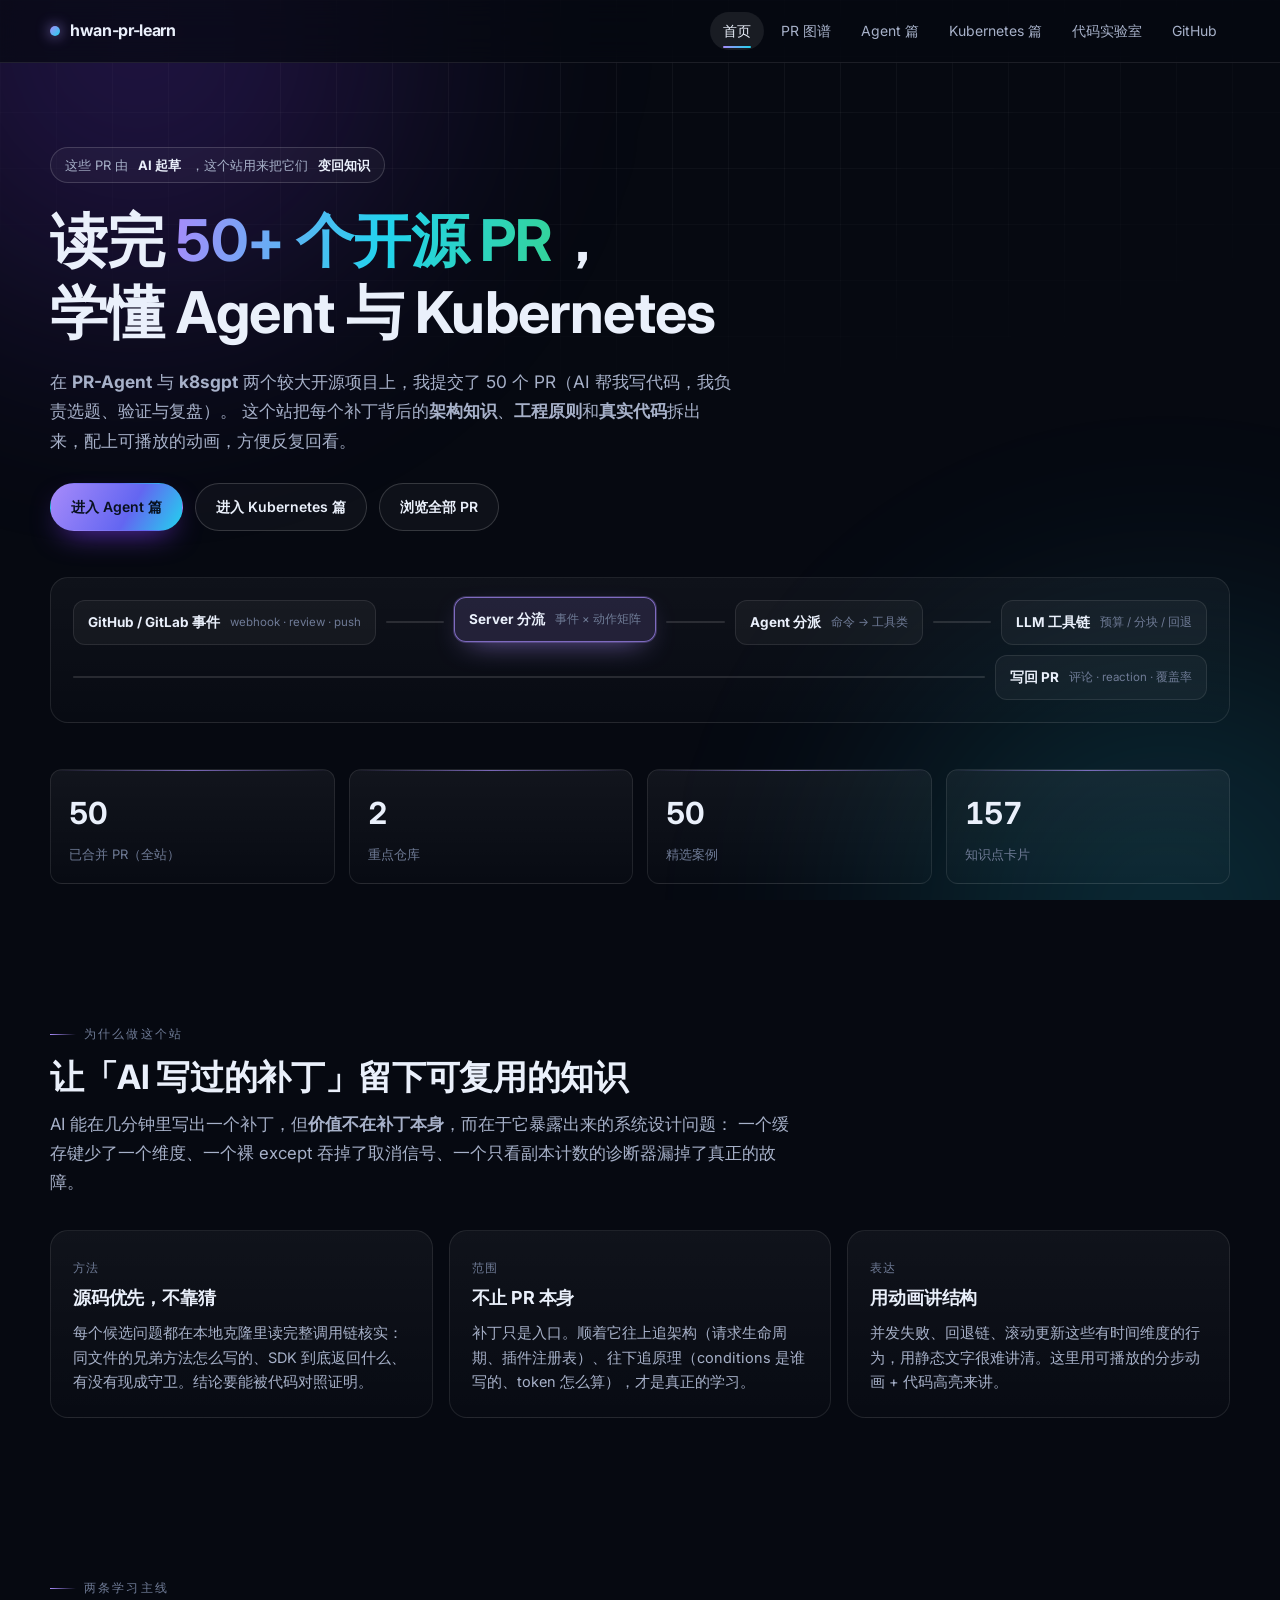
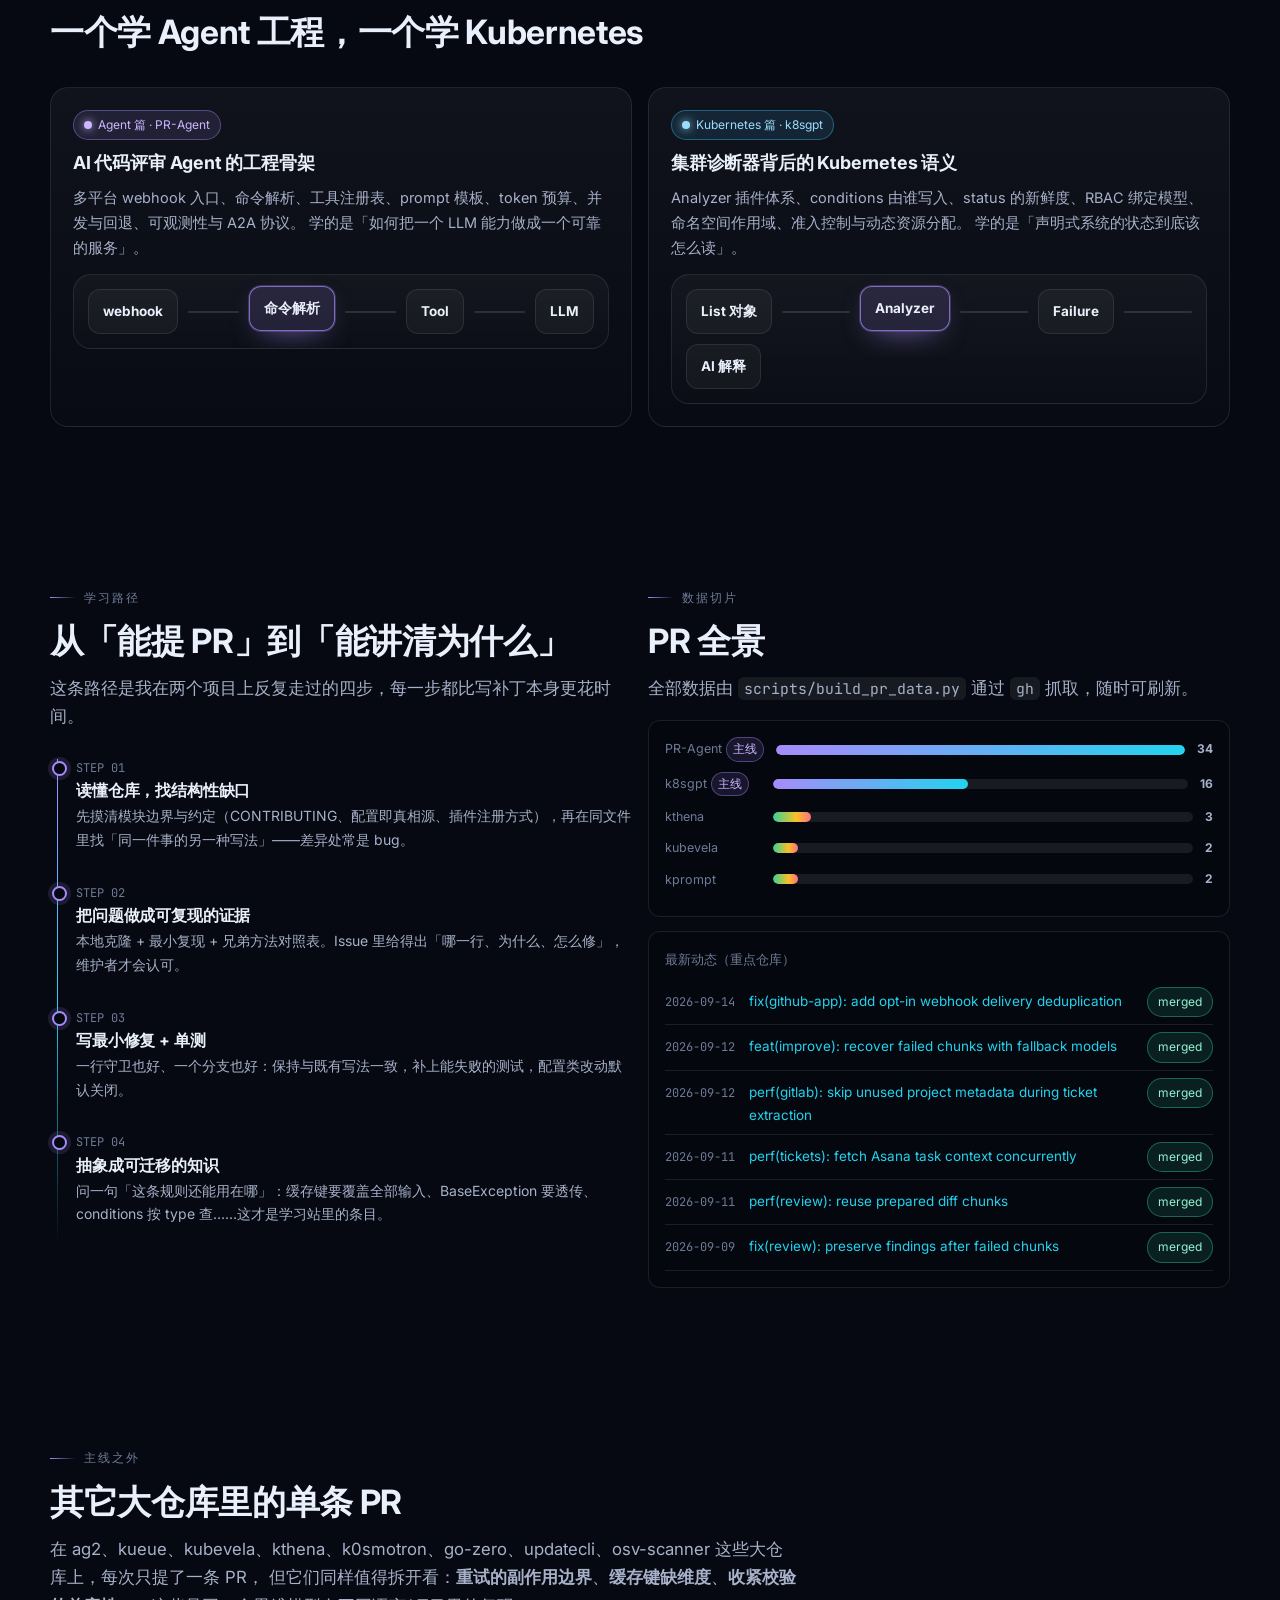
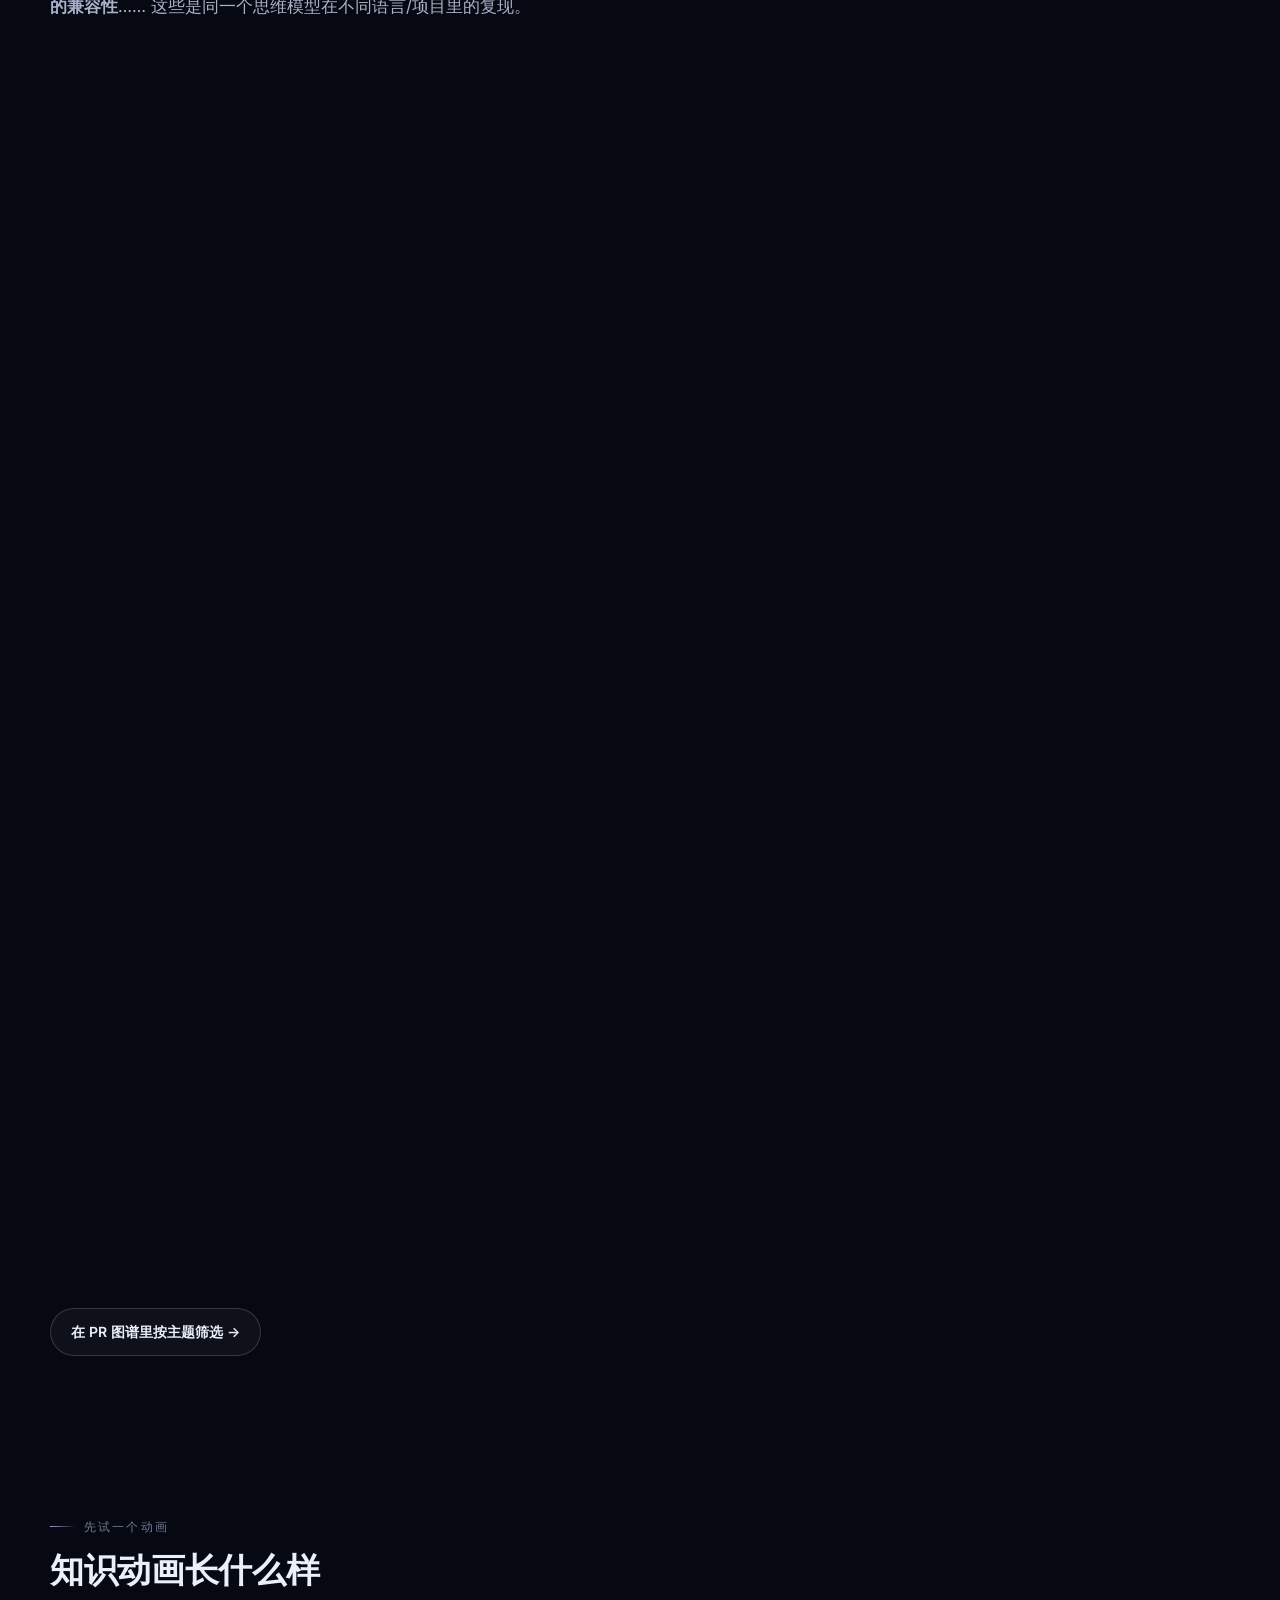
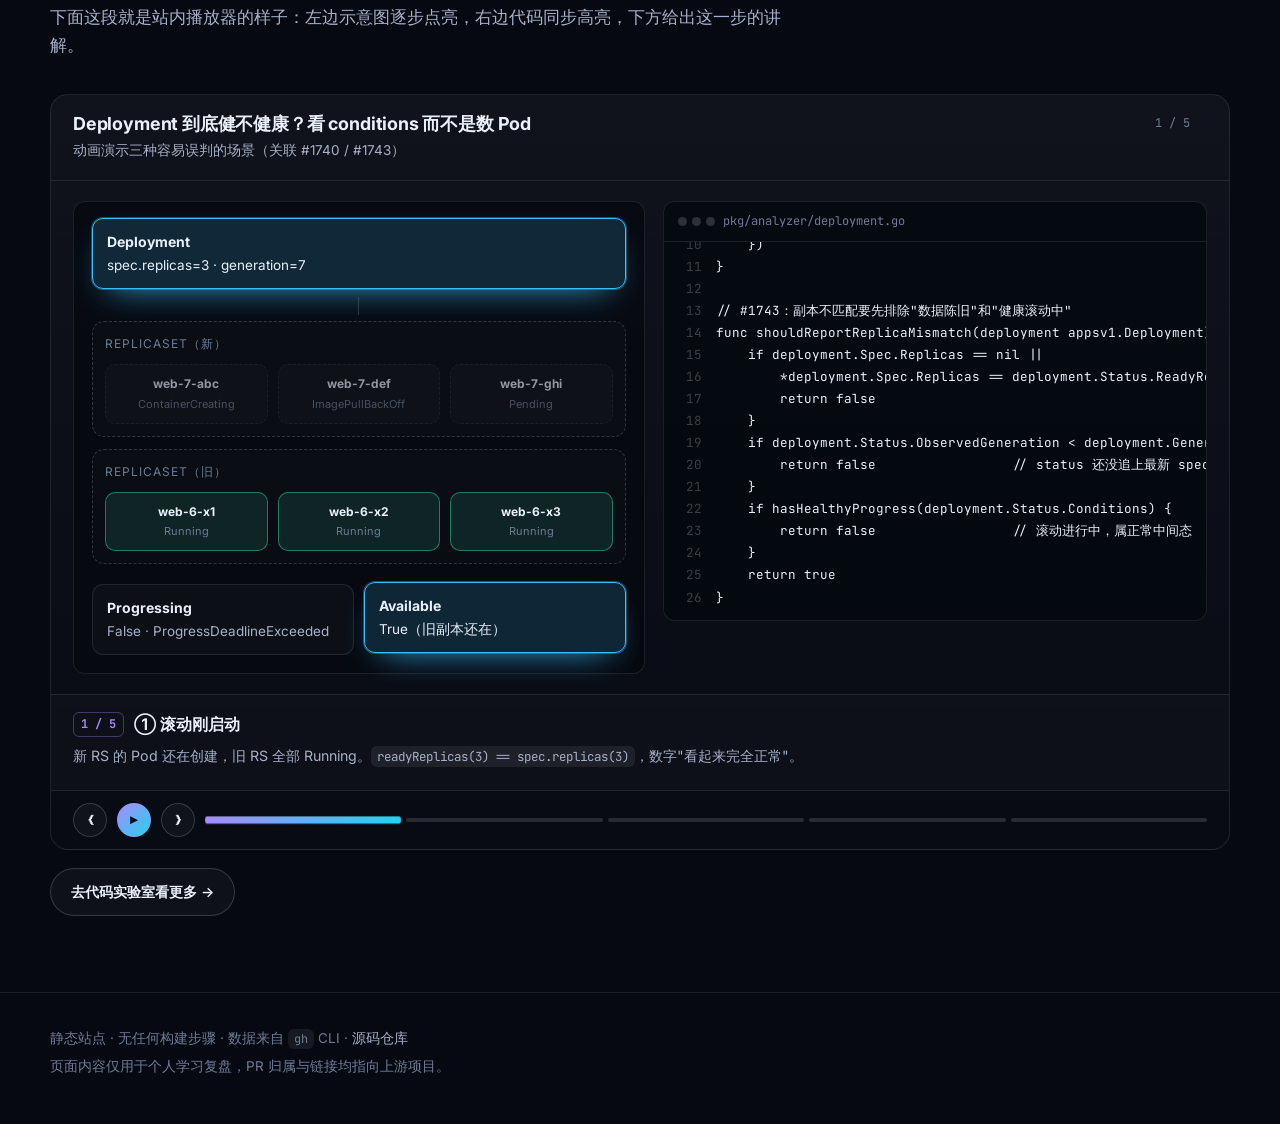
<file: index.html>
<!DOCTYPE html>
<html lang="zh-CN">
<head>
<meta charset="utf-8" />
<meta name="viewport" content="width=device-width, initial-scale=1" />
<title>Hwan 的开源 PR 学习站 · 从 AI 写的补丁里学 Agent 与 Kubernetes</title>
<meta name="description" content="把我在 PR-Agent 与 k8sgpt 上提交的 50+ 个 PR 拆成可交互的知识：架构动画、代码精读、Kubernetes 与 Agent 工程知识点。" />
<link rel="preconnect" href="https://fonts.googleapis.com" />
<link rel="preconnect" href="https://fonts.gstatic.com" crossorigin />
<link href="https://fonts.googleapis.com/css2?family=Inter:wght@400;500;600;700&family=JetBrains+Mono:wght@400;500&display=swap" rel="stylesheet" />
<link rel="stylesheet" href="assets/css/main.css" />
</head>
<body>
<div class="aurora"></div>
<div class="aurora-grid"></div>
<div class="scroll-progress"></div>

<nav class="nav">
  <div class="wrap nav-inner">
    <a class="brand" href="index.html"><span class="brand-dot"></span>hwan-pr-learn</a>
    <button class="nav-toggle" aria-label="菜单">菜单</button>
    <div class="nav-links">
      <a class="nav-link" href="index.html">首页</a>
      <a class="nav-link" href="prs.html">PR 图谱</a>
      <a class="nav-link" href="agent.html">Agent 篇</a>
      <a class="nav-link" href="k8s.html">Kubernetes 篇</a>
      <a class="nav-link" href="lab.html">代码实验室</a>
      <a class="nav-link" href="https://github.com/junnhwan/hwan-pr-learn" target="_blank" rel="noopener">GitHub</a>
    </div>
  </div>
</nav>

<header class="hero">
  <div class="wrap">
    <div class="hero-badge">这些 PR 由 <b>AI 起草</b>，这个站用来把它们<b>变回知识</b></div>
    <h1>读完 <span class="grad">50+ 个开源 PR</span>，<br />学懂 Agent 与 Kubernetes</h1>
    <p class="hero-sub">
      在 <b>PR-Agent</b> 与 <b>k8sgpt</b> 两个较大开源项目上，我提交了 50 个 PR（AI 帮我写代码，我负责选题、验证与复盘）。
      这个站把每个补丁背后的<b>架构知识</b>、<b>工程原则</b>和<b>真实代码</b>拆出来，配上可播放的动画，方便反复回看。
    </p>
    <div class="hero-cta">
      <a class="btn btn-primary" href="agent.html">进入 Agent 篇</a>
      <a class="btn btn-ghost" href="k8s.html">进入 Kubernetes 篇</a>
      <a class="btn btn-ghost" href="prs.html">浏览全部 PR</a>
    </div>

    <div class="hero-flow" data-flow>
      <div class="flow-row">
        <div class="flow-node"><b>GitHub / GitLab 事件</b><small>webhook · review · push</small></div>
        <span class="flow-wire"></span>
        <div class="flow-node"><b>Server 分流</b><small>事件 × 动作矩阵</small></div>
        <span class="flow-wire"></span>
        <div class="flow-node"><b>Agent 分派</b><small>命令 → 工具类</small></div>
        <span class="flow-wire"></span>
        <div class="flow-node"><b>LLM 工具链</b><small>预算 / 分块 / 回退</small></div>
        <span class="flow-wire"></span>
        <div class="flow-node"><b>写回 PR</b><small>评论 · reaction · 覆盖率</small></div>
      </div>
    </div>

    <div class="hero-stats" id="stats">
      <div class="stat"><b data-count="0">0</b><span>已合并 PR（全站）</span></div>
      <div class="stat"><b data-count="0">0</b><span>重点仓库</span></div>
      <div class="stat"><b data-count="0">0</b><span>精选案例</span></div>
      <div class="stat"><b data-count="0">0</b><span>知识点卡片</span></div>
    </div>
  </div>
</header>

<section>
  <div class="wrap">
    <div class="sec-head reveal">
      <div class="sec-kicker">为什么做这个站</div>
      <h2>让「AI 写过的补丁」留下可复用的知识</h2>
      <p class="lede">
        AI 能在几分钟里写出一个补丁，但<b>价值不在补丁本身</b>，而在于它暴露出来的系统设计问题：
        一个缓存键少了一个维度、一个裸 except 吞掉了取消信号、一个只看副本计数的诊断器漏掉了真正的故障。
      </p>
    </div>
    <div class="grid g3">
      <div class="card reveal">
        <div class="card-tag">方法</div>
        <h3>源码优先，不靠猜</h3>
        <p>每个候选问题都在本地克隆里读完整调用链核实：同文件的兄弟方法怎么写的、SDK 到底返回什么、有没有现成守卫。结论要能被代码对照证明。</p>
      </div>
      <div class="card reveal reveal-d1">
        <div class="card-tag">范围</div>
        <h3>不止 PR 本身</h3>
        <p>补丁只是入口。顺着它往上追架构（请求生命周期、插件注册表）、往下追原理（conditions 是谁写的、token 怎么算），才是真正的学习。</p>
      </div>
      <div class="card reveal reveal-d2">
        <div class="card-tag">表达</div>
        <h3>用动画讲结构</h3>
        <p>并发失败、回退链、滚动更新这些有时间维度的行为，用静态文字很难讲清。这里用可播放的分步动画 + 代码高亮来讲。</p>
      </div>
    </div>
  </div>
</section>

<section>
  <div class="wrap">
    <div class="sec-head reveal">
      <div class="sec-kicker">两条学习主线</div>
      <h2>一个学 Agent 工程，一个学 Kubernetes</h2>
    </div>
    <div class="grid g2">
      <a class="card track-agent reveal" href="agent.html" style="text-decoration:none;color:inherit">
        <span class="pill violet"><span class="dotmark"></span>Agent 篇 · PR-Agent</span>
        <h3 style="margin-top:12px">AI 代码评审 Agent 的工程骨架</h3>
        <p>
          多平台 webhook 入口、命令解析、工具注册表、prompt 模板、token 预算、并发与回退、可观测性与 A2A 协议。
          学的是「如何把一个 LLM 能力做成一个可靠的服务」。
        </p>
        <div class="hero-flow" style="margin-top:14px;padding:14px" data-flow>
          <div class="flow-row">
            <div class="flow-node"><b>webhook</b></div>
            <span class="flow-wire"></span>
            <div class="flow-node"><b>命令解析</b></div>
            <span class="flow-wire"></span>
            <div class="flow-node"><b>Tool</b></div>
            <span class="flow-wire"></span>
            <div class="flow-node"><b>LLM</b></div>
          </div>
        </div>
      </a>
      <a class="card track-k8s reveal reveal-d1" href="k8s.html" style="text-decoration:none;color:inherit">
        <span class="pill sky"><span class="dotmark"></span>Kubernetes 篇 · k8sgpt</span>
        <h3 style="margin-top:12px">集群诊断器背后的 Kubernetes 语义</h3>
        <p>
          Analyzer 插件体系、conditions 由谁写入、status 的新鲜度、RBAC 绑定模型、命名空间作用域、准入控制与动态资源分配。
          学的是「声明式系统的状态到底该怎么读」。
        </p>
        <div class="hero-flow" style="margin-top:14px;padding:14px" data-flow>
          <div class="flow-row">
            <div class="flow-node"><b>List 对象</b></div>
            <span class="flow-wire"></span>
            <div class="flow-node"><b>Analyzer</b></div>
            <span class="flow-wire"></span>
            <div class="flow-node"><b>Failure</b></div>
            <span class="flow-wire"></span>
            <div class="flow-node"><b>AI 解释</b></div>
          </div>
        </div>
      </a>
    </div>
  </div>
</section>

<section>
  <div class="wrap">
    <div class="grid g2" style="align-items:start">
      <div class="reveal">
        <div class="sec-kicker">学习路径</div>
        <h2>从「能提 PR」到「能讲清为什么」</h2>
        <p class="lede">这条路径是我在两个项目上反复走过的四步，每一步都比写补丁本身更花时间。</p>
        <div class="timeline" style="margin-top:22px">
          <div class="tl-item reveal">
            <span class="tl-meta">STEP 01</span>
            <h4>读懂仓库，找结构性缺口</h4>
            <p>先摸清模块边界与约定（CONTRIBUTING、配置即真相源、插件注册方式），再在同文件里找「同一件事的另一种写法」——差异处常是 bug。</p>
          </div>
          <div class="tl-item reveal">
            <span class="tl-meta">STEP 02</span>
            <h4>把问题做成可复现的证据</h4>
            <p>本地克隆 + 最小复现 + 兄弟方法对照表。Issue 里给得出「哪一行、为什么、怎么修」，维护者才会认可。</p>
          </div>
          <div class="tl-item reveal">
            <span class="tl-meta">STEP 03</span>
            <h4>写最小修复 + 单测</h4>
            <p>一行守卫也好、一个分支也好：保持与既有写法一致，补上能失败的测试，配置类改动默认关闭。</p>
          </div>
          <div class="tl-item reveal">
            <span class="tl-meta">STEP 04</span>
            <h4>抽象成可迁移的知识</h4>
            <p>问一句「这条规则还能用在哪」：缓存键要覆盖全部输入、BaseException 要透传、conditions 按 type 查……这才是学习站里的条目。</p>
          </div>
        </div>
      </div>
      <div class="reveal reveal-d1">
        <div class="sec-kicker">数据切片</div>
        <h2>PR 全景</h2>
        <p class="lede">全部数据由 <code>scripts/build_pr_data.py</code> 通过 <code>gh</code> 抓取，随时可刷新。</p>
        <div class="mini" style="margin-top:18px">
          <div id="repo-bars"></div>
        </div>
        <div class="mini" style="margin-top:14px">
          <div style="font-size:13px;color:var(--text-faint);margin-bottom:10px">最新动态（重点仓库）</div>
          <div id="recent"></div>
        </div>
      </div>
    </div>
  </div>
</section>

<section>
  <div class="wrap">
    <div class="sec-head reveal">
      <div class="sec-kicker">主线之外</div>
      <h2>其它大仓库里的单条 PR</h2>
      <p class="lede">
        在 ag2、kueue、kubevela、kthena、k0smotron、go-zero、updatecli、osv-scanner 这些大仓库上，每次只提了一条 PR，
        但它们同样值得拆开看：<b>重试的副作用边界</b>、<b>缓存键缺维度</b>、<b>收紧校验的兼容性</b>……
        这些是同一个思维模型在不同语言/项目里的复现。
      </p>
    </div>
    <div class="grid g3" id="other-cases"></div>
    <div style="margin-top:16px" class="reveal">
      <a class="btn btn-ghost" href="prs.html">在 PR 图谱里按主题筛选 →</a>
    </div>
  </div>
</section>

<section>
  <div class="wrap">
    <div class="sec-head reveal">
      <div class="sec-kicker">先试一个动画</div>
      <h2>知识动画长什么样</h2>
      <p class="lede">下面这段就是站内播放器的样子：左边示意图逐步点亮，右边代码同步高亮，下方给出这一步的讲解。</p>
    </div>
    <div class="reveal" id="demo-player"></div>
    <div style="margin-top:14px" class="reveal">
      <a class="btn btn-ghost" href="lab.html">去代码实验室看更多 →</a>
    </div>
  </div>
</section>

<footer>
  <div class="wrap">
    <div>
      静态站点 · 无任何构建步骤 · 数据来自 <code>gh</code> CLI ·
      <a href="https://github.com/junnhwan/hwan-pr-learn" target="_blank" rel="noopener">源码仓库</a>
    </div>
    <div style="margin-top:6px">页面内容仅用于个人学习复盘，PR 归属与链接均指向上游项目。</div>
  </div>
</footer>

<script src="assets/js/common.js"></script>
<script src="assets/js/player.js"></script>
<script src="assets/data/lessons.js"></script>
<script src="assets/js/case.js"></script>
<script src="assets/js/home.js"></script>
</body>
</html>
</file>
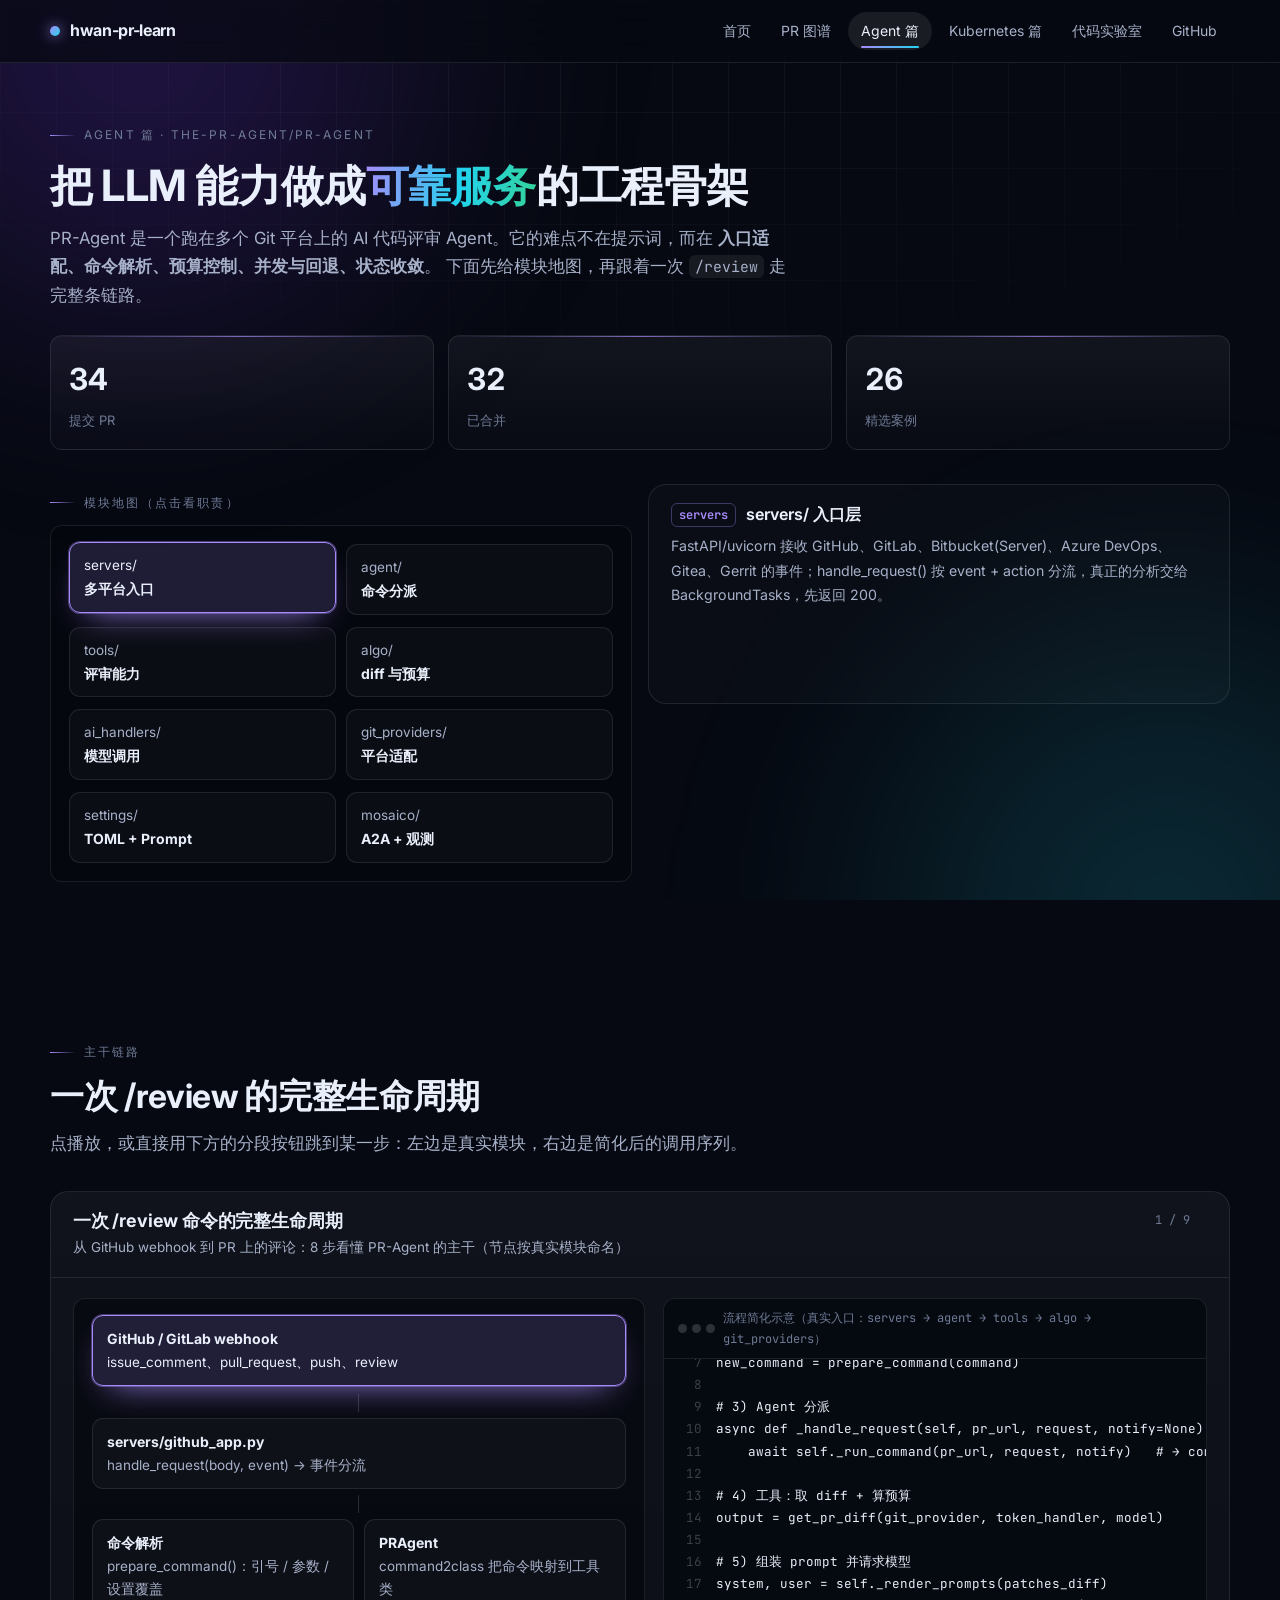
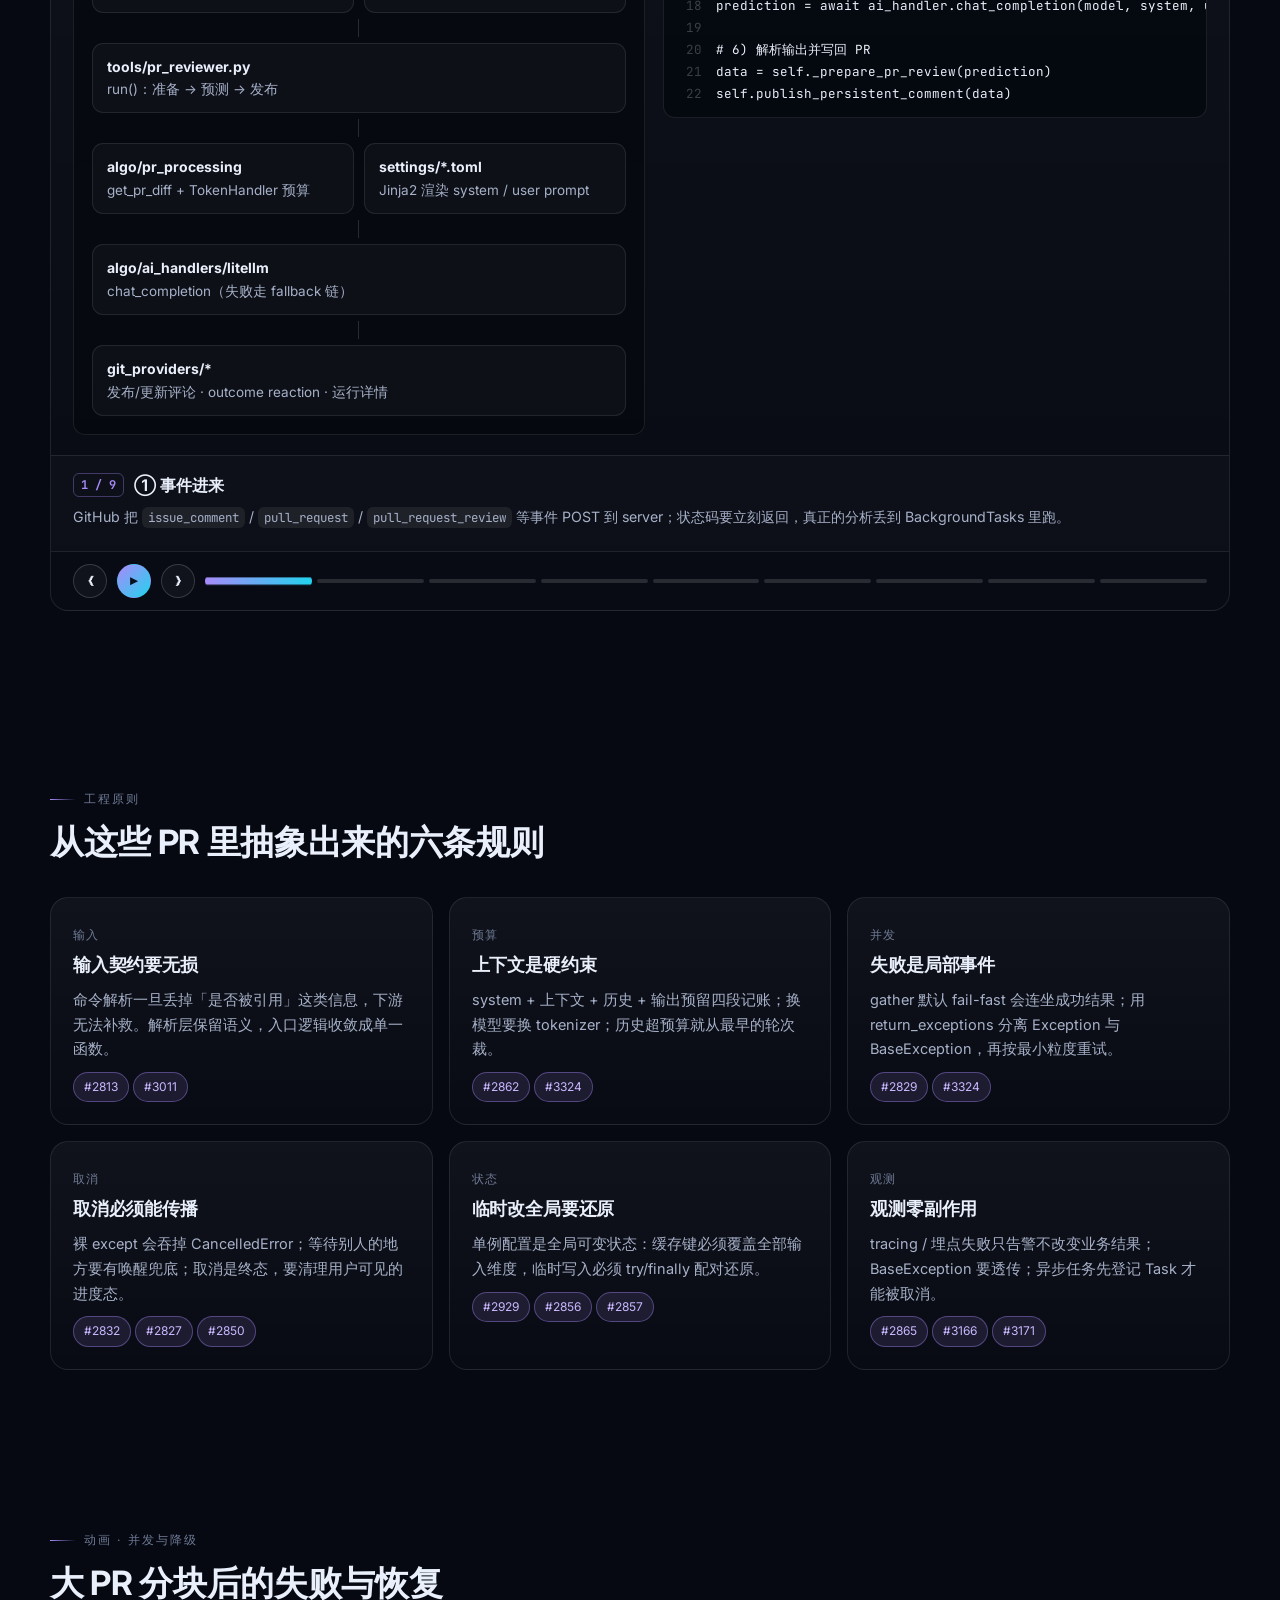
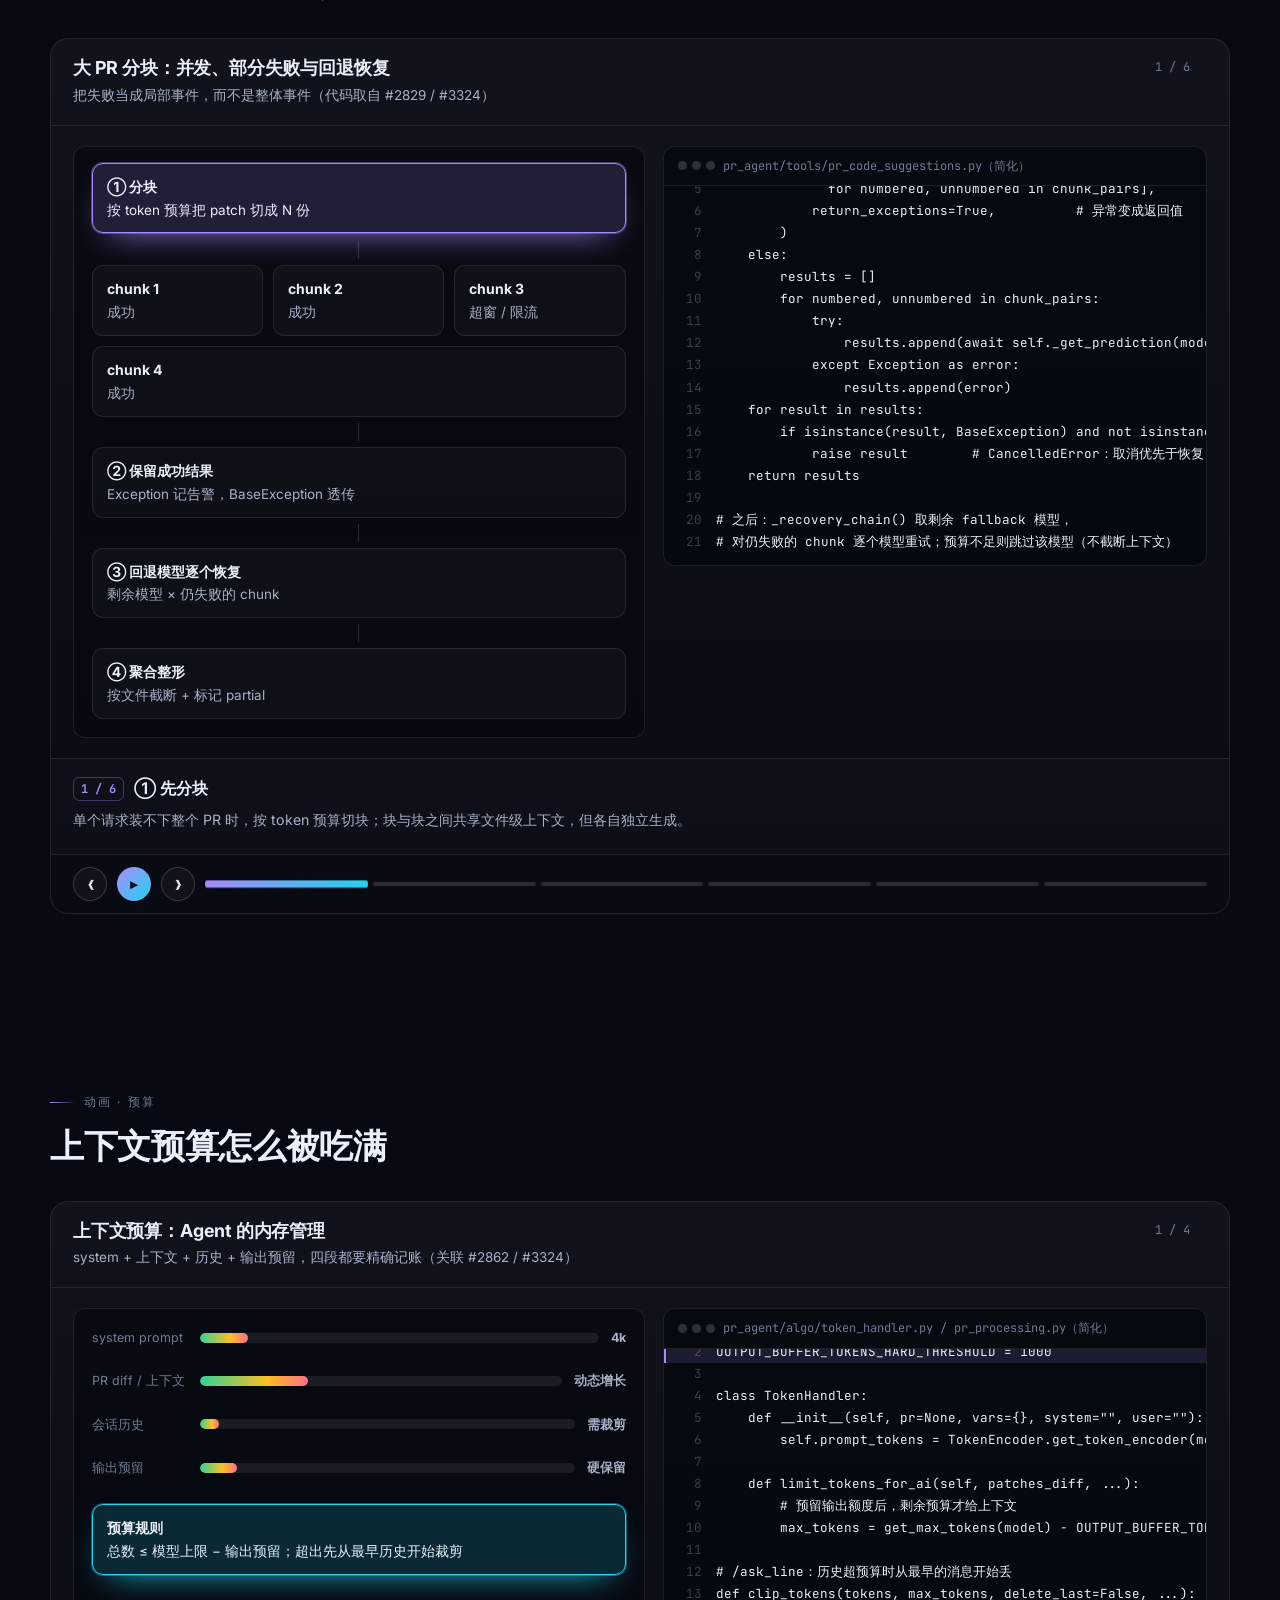
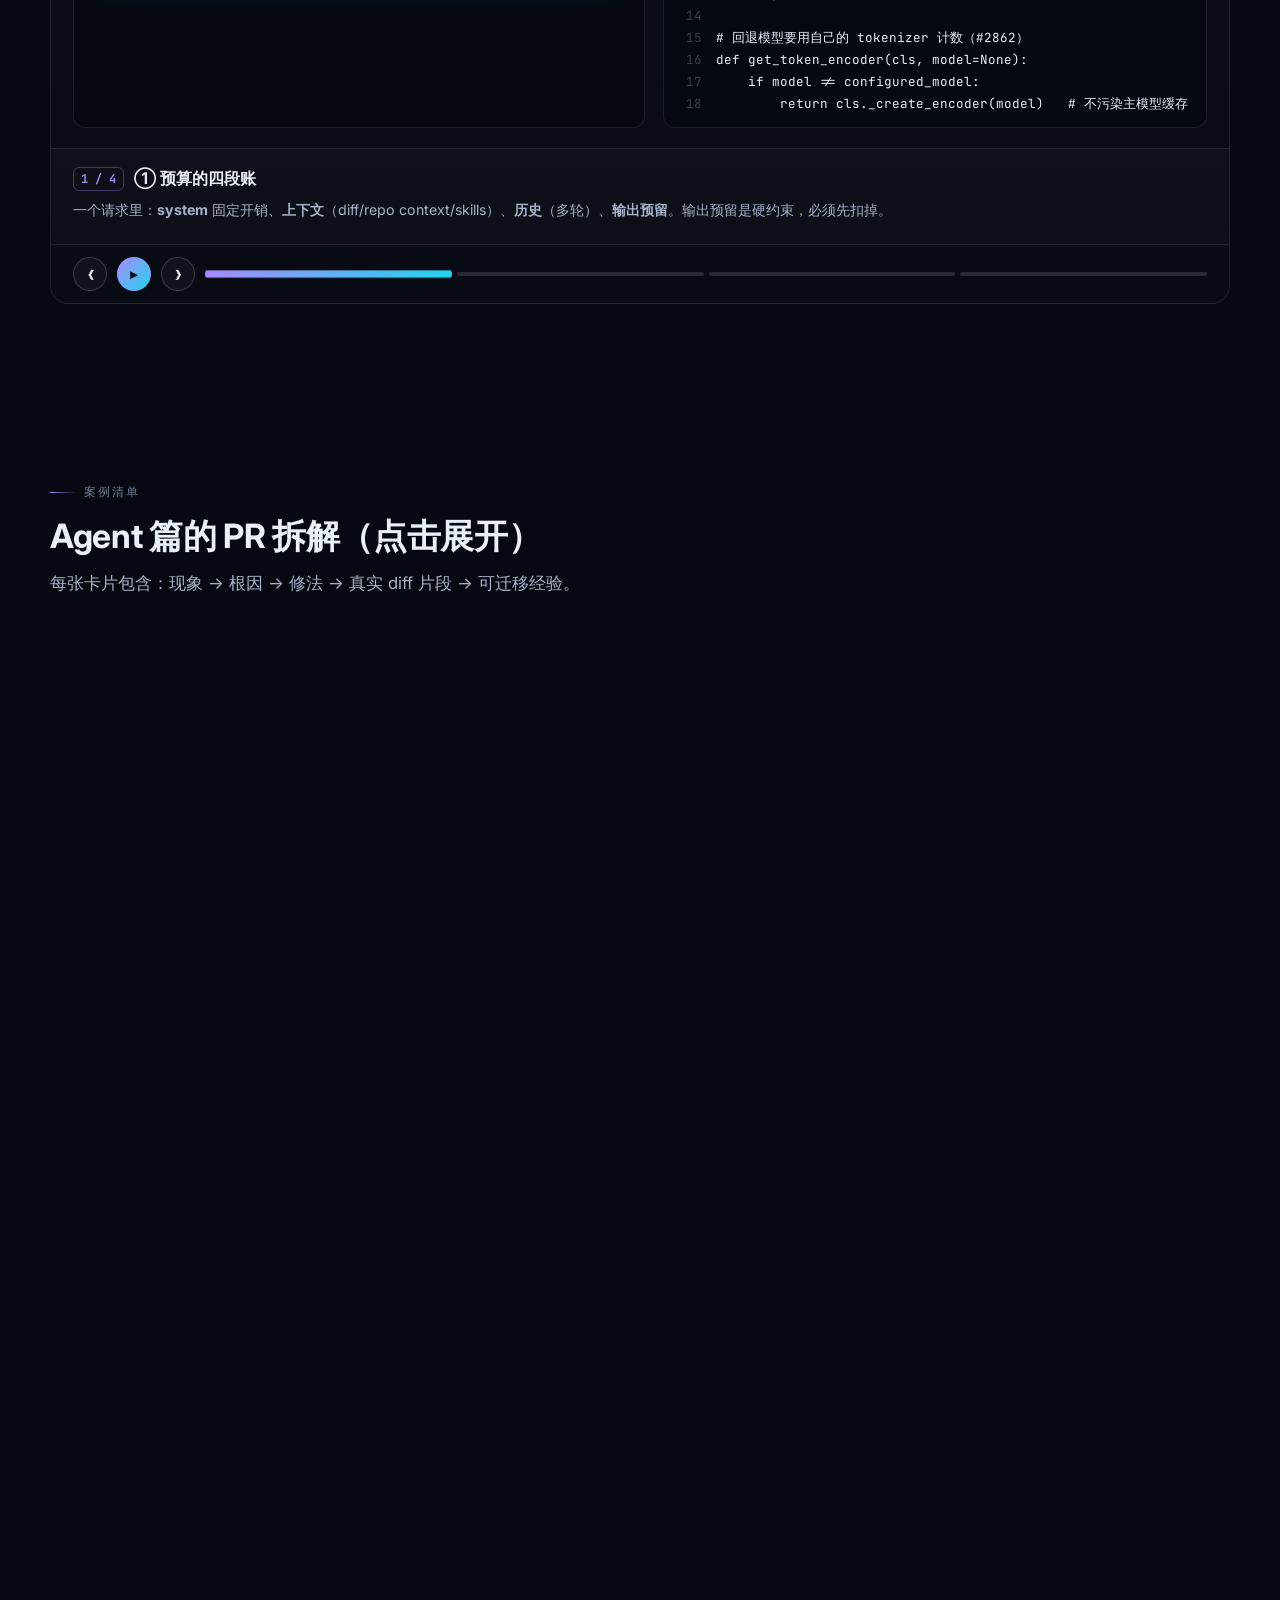
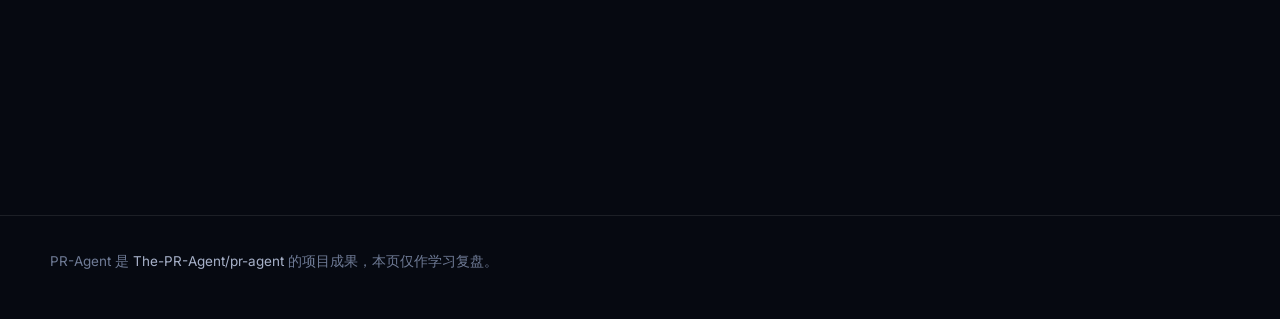
<file: agent.html>
<!DOCTYPE html>
<html lang="zh-CN">
<head>
<meta charset="utf-8" />
<meta name="viewport" content="width=device-width, initial-scale=1" />
<title>Agent 篇 · PR-Agent 架构与工程知识点</title>
<meta name="description" content="PR-Agent 的模块地图、一次 /review 的完整生命周期动画、并发与回退、token 预算，以及 20+ 个真实 PR 案例拆解。" />
<link rel="preconnect" href="https://fonts.googleapis.com" />
<link rel="preconnect" href="https://fonts.gstatic.com" crossorigin />
<link href="https://fonts.googleapis.com/css2?family=Inter:wght@400;500;600;700&family=JetBrains+Mono:wght@400;500&display=swap" rel="stylesheet" />
<link rel="stylesheet" href="assets/css/main.css" />
</head>
<body data-track="agent">
<div class="aurora"></div>
<div class="aurora-grid"></div>
<div class="scroll-progress"></div>

<nav class="nav">
  <div class="wrap nav-inner">
    <a class="brand" href="index.html"><span class="brand-dot"></span>hwan-pr-learn</a>
    <button class="nav-toggle" aria-label="菜单">菜单</button>
    <div class="nav-links">
      <a class="nav-link" href="index.html">首页</a>
      <a class="nav-link" href="prs.html">PR 图谱</a>
      <a class="nav-link" href="agent.html">Agent 篇</a>
      <a class="nav-link" href="k8s.html">Kubernetes 篇</a>
      <a class="nav-link" href="lab.html">代码实验室</a>
      <a class="nav-link" href="https://github.com/junnhwan/hwan-pr-learn" target="_blank" rel="noopener">GitHub</a>
    </div>
  </div>
</nav>

<section style="padding-top:54px">
  <div class="wrap">
    <div class="sec-head reveal">
      <div class="sec-kicker">Agent 篇 · The-PR-Agent/pr-agent</div>
      <h1 style="font-size:clamp(1.8rem,3.6vw,2.7rem)">把 LLM 能力做成<span class="grad">可靠服务</span>的工程骨架</h1>
      <p class="lede">
        PR-Agent 是一个跑在多个 Git 平台上的 AI 代码评审 Agent。它的难点不在提示词，而在
        <b>入口适配、命令解析、预算控制、并发与回退、状态收敛</b>。
        下面先给模块地图，再跟着一次 <code>/review</code> 走完整条链路。
      </p>
      <div class="hero-stats" style="grid-template-columns:repeat(3,minmax(0,1fr));margin-top:26px">
        <div class="stat"><b id="stat-prs">—</b><span>提交 PR</span></div>
        <div class="stat"><b id="stat-merged">—</b><span>已合并</span></div>
        <div class="stat"><b id="stat-cases">—</b><span>精选案例</span></div>
      </div>
    </div>

    <div class="grid g2 reveal" style="align-items:start">
      <div>
        <div class="sec-kicker">模块地图（点击看职责）</div>
        <div class="diagram" data-map style="--accent:var(--violet);min-height:0">
          <div class="p-row">
            <div class="p-node" data-mod="servers" data-title="servers/ 入口层"
                 data-desc="FastAPI/uvicorn 接收 GitHub、GitLab、Bitbucket(Server)、Azure DevOps、Gitea、Gerrit 的事件；handle_request() 按 event + action 分流，真正的分析交给 BackgroundTasks，先返回 200。">servers/<b>多平台入口</b></div>
            <div class="p-node" data-mod="agent" data-title="agent/ 分派层"
                 data-desc="PRAgent 把命令映射到 tools/ 下的类（command2class 注册表）；prepare_command() 负责命令与参数解析；请求作用域设置（深拷贝）在这里建立。">agent/<b>命令分派</b></div>
          </div>
          <div class="p-row">
            <div class="p-node" data-mod="tools" data-title="tools/ 能力层"
                 data-desc="review / describe / improve / ask / ask_line / add_docs … 每个工具都是同一套骨架：准备上下文 → 请求模型 → 解析输出 → 发布；取消与失败都要收敛到终态。">tools/<b>评审能力</b></div>
            <div class="p-node" data-mod="algo" data-title="algo/ 算法层"
                 data-desc="get_pr_diff、TokenHandler 预算、retry_with_fallback_models 回退链、repo_context 缓存、skills_loader、patch 解析与分块。">algo/<b>diff 与预算</b></div>
          </div>
          <div class="p-row">
            <div class="p-node" data-mod="ai" data-title="ai_handlers/ 模型层"
                 data-desc="基于 litellm 统一多家模型；负责 token 计数、图片处理、重试与自省。同步网络调用必须 asyncio.to_thread，且必须有超时。">ai_handlers/<b>模型调用</b></div>
            <div class="p-node" data-mod="providers" data-title="git_providers/ 适配层"
                 data-desc="把各平台的 diff/评论/reaction 语义对齐到统一模型（FilePatchInfo）。平台差异（MOVE vs RENAME、GitLab overflow、Azure 返回 None）都在这一层消化。">git_providers/<b>平台适配</b></div>
          </div>
          <div class="p-row">
            <div class="p-node" data-mod="settings" data-title="settings/ 配置与提示词"
                 data-desc="configuration.toml 是单一真相源；各命令的 prompt 是 Jinja2 模板，StrictUndefined 让缺失变量立刻报错。skills 与 repo context 也在这里注入。">settings/<b>TOML + Prompt</b></div>
            <div class="p-node" data-mod="mosaico" data-title="mosaico/ 协议与观测"
                 data-desc="A2A（Agent2Agent）任务模型：Task / artifact / status；Langfuse span 做 tracing。观测设施必须零副作用，关闭失败只告警。">mosaico/<b>A2A + 观测</b></div>
          </div>
        </div>
      </div>
      <div class="player-note" data-map-out style="border:1px solid var(--line);border-radius:var(--radius);min-height:220px"></div>
    </div>
  </div>
</section>

<section>
  <div class="wrap">
    <div class="sec-head reveal">
      <div class="sec-kicker">主干链路</div>
      <h2>一次 /review 的完整生命周期</h2>
      <p class="lede">点播放，或直接用下方的分段按钮跳到某一步：左边是真实模块，右边是简化后的调用序列。</p>
    </div>
    <div class="reveal" data-player="agentLifecycle"></div>
  </div>
</section>

<section>
  <div class="wrap">
    <div class="sec-head reveal">
      <div class="sec-kicker">工程原则</div>
      <h2>从这些 PR 里抽象出来的六条规则</h2>
    </div>
    <div class="grid g3">
      <div class="card track-agent reveal">
        <div class="card-tag">输入</div>
        <h3>输入契约要无损</h3>
        <p>命令解析一旦丢掉「是否被引用」这类信息，下游无法补救。解析层保留语义，入口逻辑收敛成单一函数。</p>
        <div style="margin-top:10px"><span class="pill violet">#2813</span> <span class="pill violet">#3011</span></div>
      </div>
      <div class="card track-agent reveal reveal-d1">
        <div class="card-tag">预算</div>
        <h3>上下文是硬约束</h3>
        <p>system + 上下文 + 历史 + 输出预留四段记账；换模型要换 tokenizer；历史超预算就从最早的轮次裁。</p>
        <div style="margin-top:10px"><span class="pill violet">#2862</span> <span class="pill violet">#3324</span></div>
      </div>
      <div class="card track-agent reveal reveal-d2">
        <div class="card-tag">并发</div>
        <h3>失败是局部事件</h3>
        <p>gather 默认 fail-fast 会连坐成功结果；用 return_exceptions 分离 Exception 与 BaseException，再按最小粒度重试。</p>
        <div style="margin-top:10px"><span class="pill violet">#2829</span> <span class="pill violet">#3324</span></div>
      </div>
      <div class="card track-agent reveal">
        <div class="card-tag">取消</div>
        <h3>取消必须能传播</h3>
        <p>裸 except 会吞掉 CancelledError；等待别人的地方要有唤醒兜底；取消是终态，要清理用户可见的进度态。</p>
        <div style="margin-top:10px"><span class="pill violet">#2832</span> <span class="pill violet">#2827</span> <span class="pill violet">#2850</span></div>
      </div>
      <div class="card track-agent reveal reveal-d1">
        <div class="card-tag">状态</div>
        <h3>临时改全局要还原</h3>
        <p>单例配置是全局可变状态：缓存键必须覆盖全部输入维度，临时写入必须 try/finally 配对还原。</p>
        <div style="margin-top:10px"><span class="pill violet">#2929</span> <span class="pill violet">#2856</span> <span class="pill violet">#2857</span></div>
      </div>
      <div class="card track-agent reveal reveal-d2">
        <div class="card-tag">观测</div>
        <h3>观测零副作用</h3>
        <p>tracing / 埋点失败只告警不改变业务结果；BaseException 要透传；异步任务先登记 Task 才能被取消。</p>
        <div style="margin-top:10px"><span class="pill violet">#2865</span> <span class="pill violet">#3166</span> <span class="pill violet">#3171</span></div>
      </div>
    </div>
  </div>
</section>

<section>
  <div class="wrap">
    <div class="sec-head reveal">
      <div class="sec-kicker">动画 · 并发与降级</div>
      <h2>大 PR 分块后的失败与恢复</h2>
    </div>
    <div class="reveal" data-player="agentChunking"></div>
  </div>
</section>

<section>
  <div class="wrap">
    <div class="sec-head reveal">
      <div class="sec-kicker">动画 · 预算</div>
      <h2>上下文预算怎么被吃满</h2>
    </div>
    <div class="reveal" data-player="tokenBudget"></div>
  </div>
</section>

<section>
  <div class="wrap">
    <div class="sec-head reveal">
      <div class="sec-kicker">案例清单</div>
      <h2>Agent 篇的 PR 拆解（点击展开）</h2>
      <p class="lede">每张卡片包含：现象 → 根因 → 修法 → 真实 diff 片段 → 可迁移经验。</p>
    </div>
    <div class="grid g2" id="cases"></div>
  </div>
</section>

<footer>
  <div class="wrap">
    <div>PR-Agent 是 <a href="https://github.com/The-PR-Agent/pr-agent" target="_blank" rel="noopener">The-PR-Agent/pr-agent</a> 的项目成果，本页仅作学习复盘。</div>
  </div>
</footer>

<script src="assets/js/common.js"></script>
<script src="assets/js/player.js"></script>
<script src="assets/data/lessons.js"></script>
<script src="assets/js/case.js"></script>
<script src="assets/js/track.js"></script>
<script>
  window.loadPRData().then(function (d) {
    var repo = "The-PR-Agent/pr-agent";
    var prs = d.prs.filter(function (p) { return p.repo === repo; });
    document.getElementById("stat-prs").textContent = prs.length;
    document.getElementById("stat-merged").textContent = prs.filter(function (p) { return p.state === "merged"; }).length;
    document.getElementById("stat-cases").textContent =
      window.LESSONS.cases.filter(function (c) { return c.track === "agent"; }).length;
  });
</script>
</body>
</html>
</file>
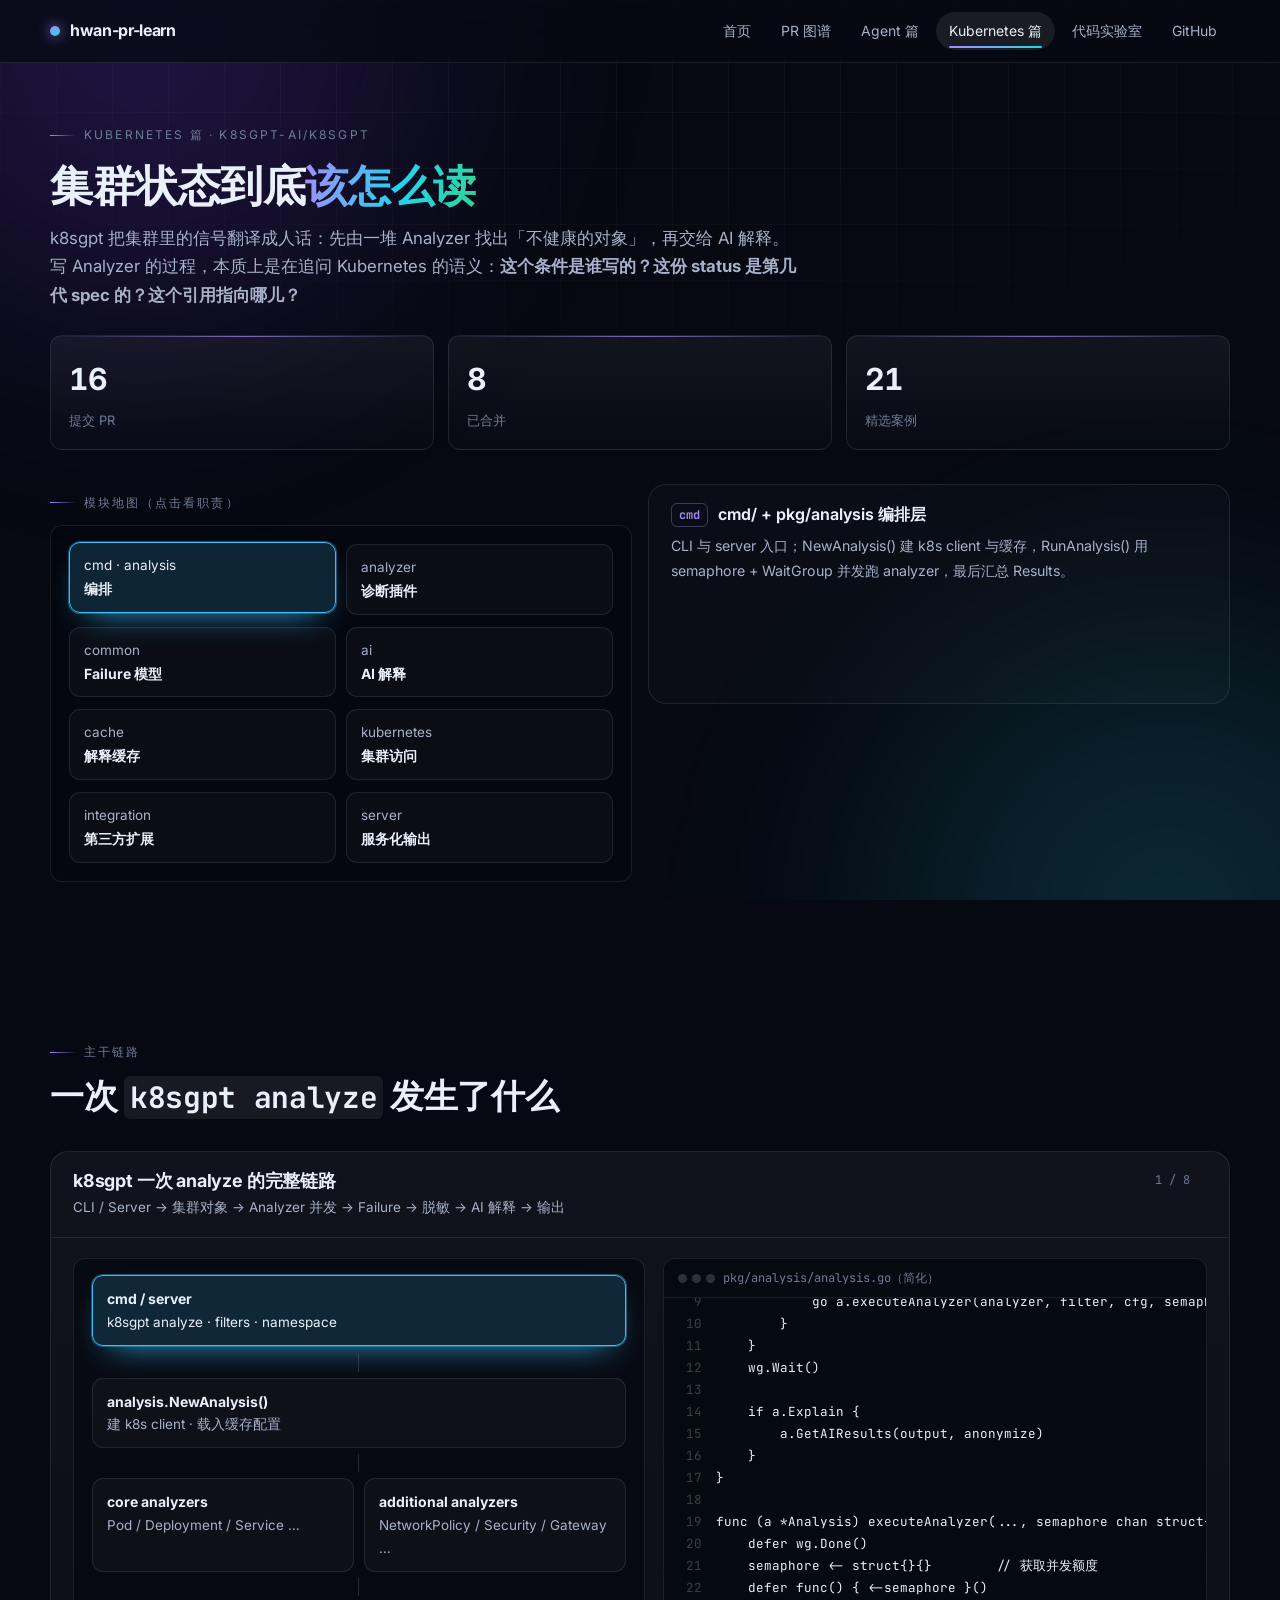
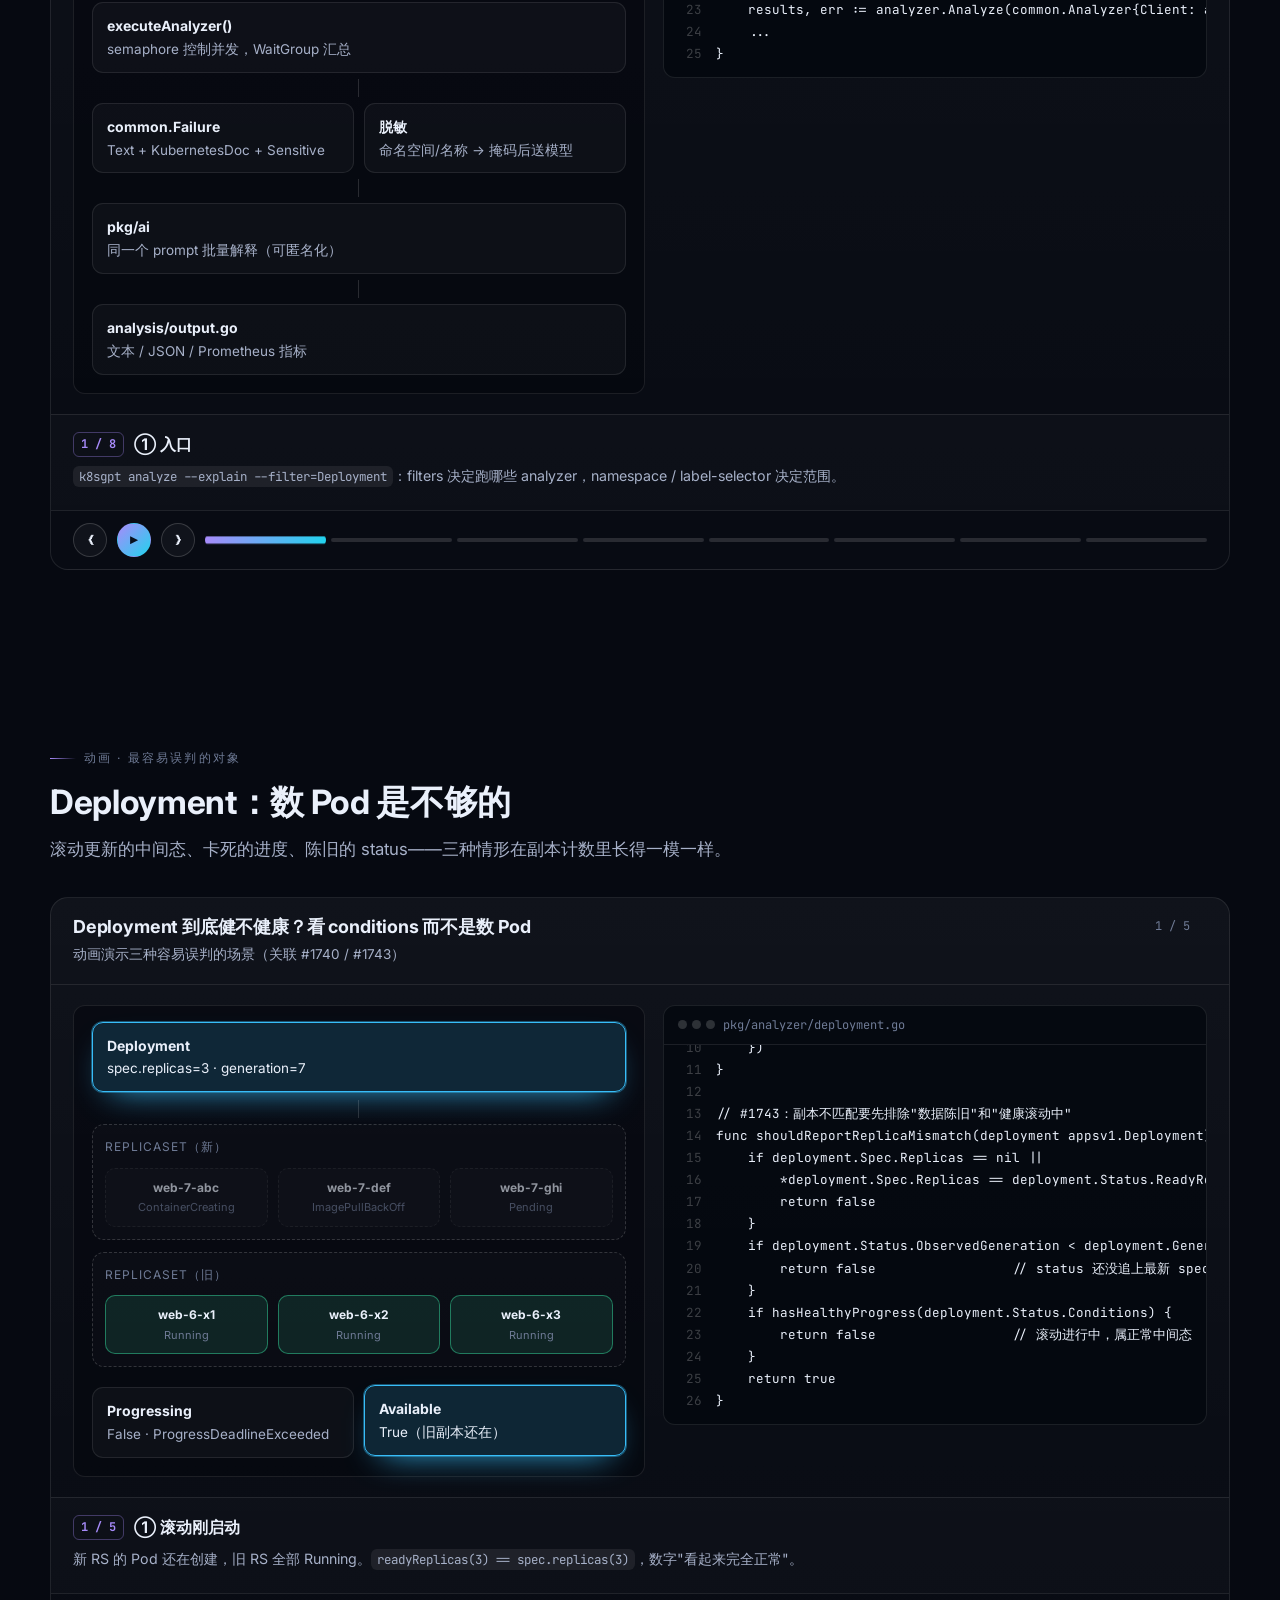
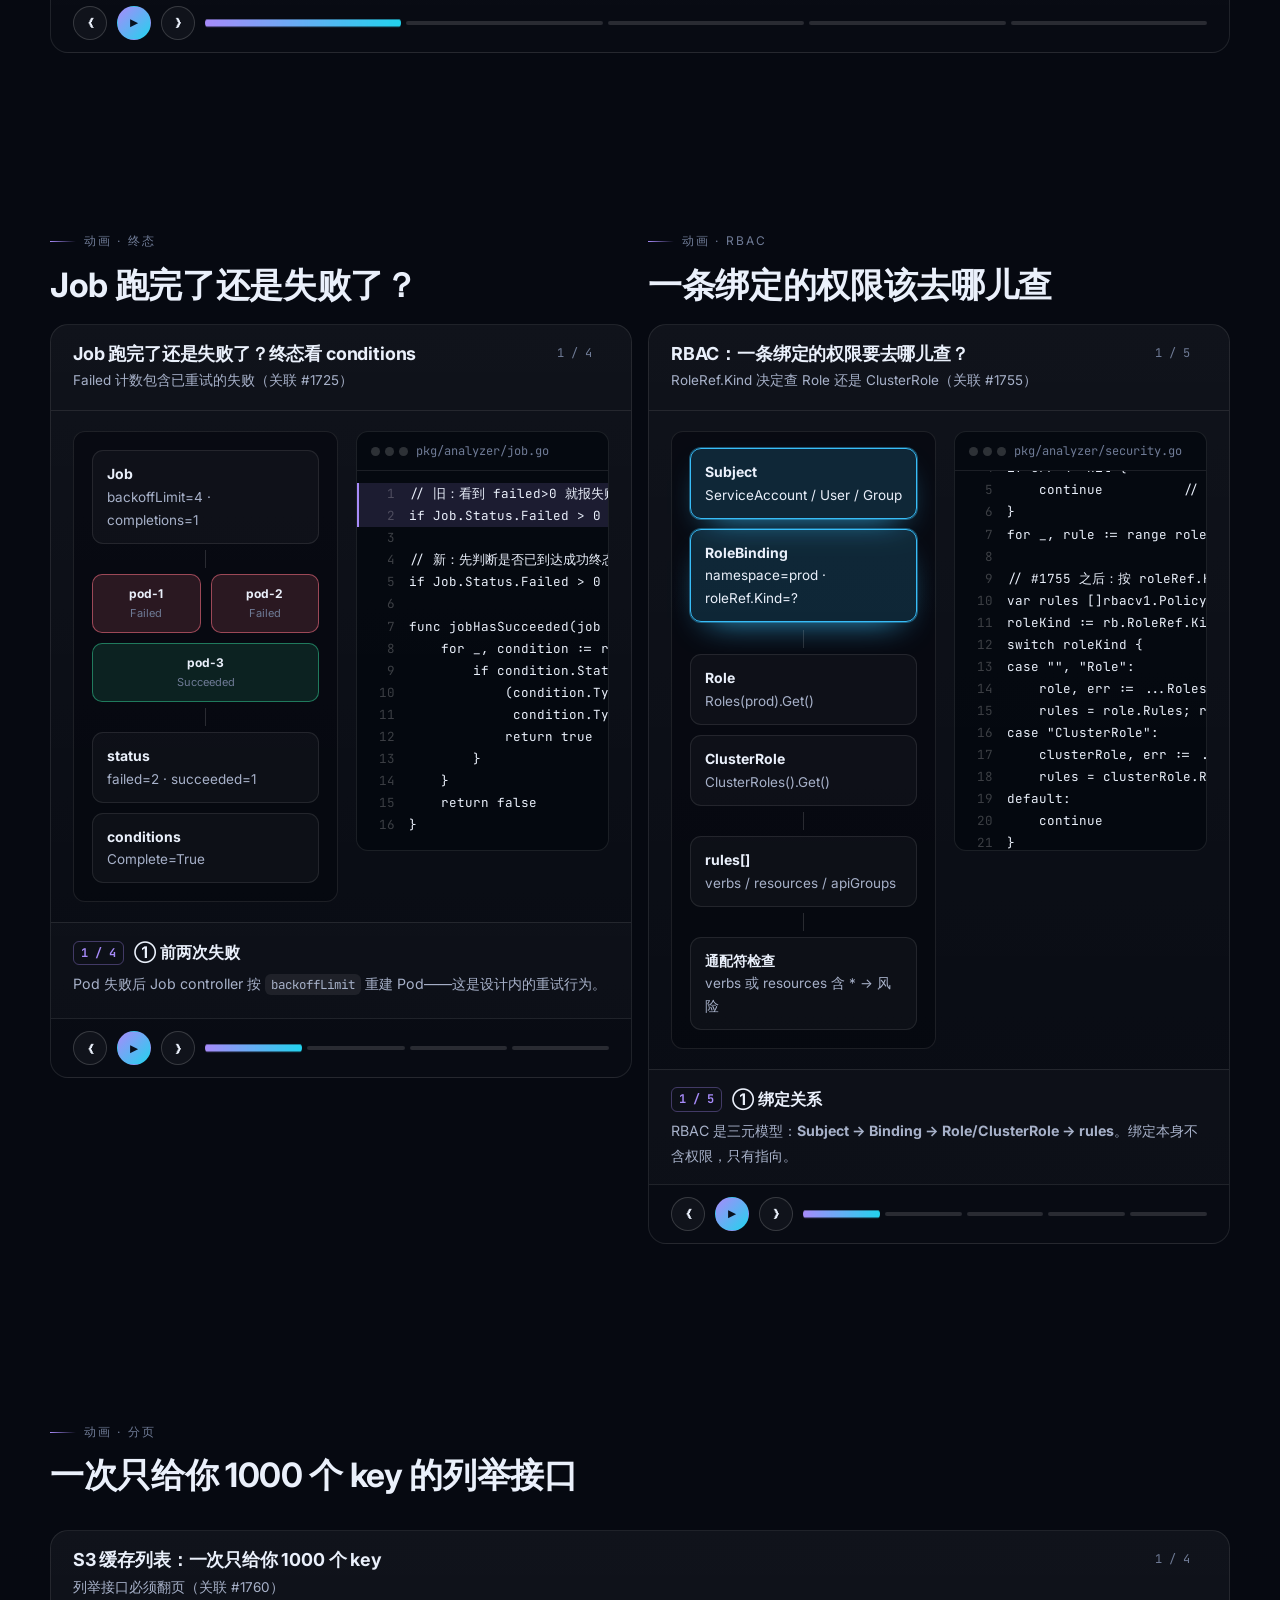
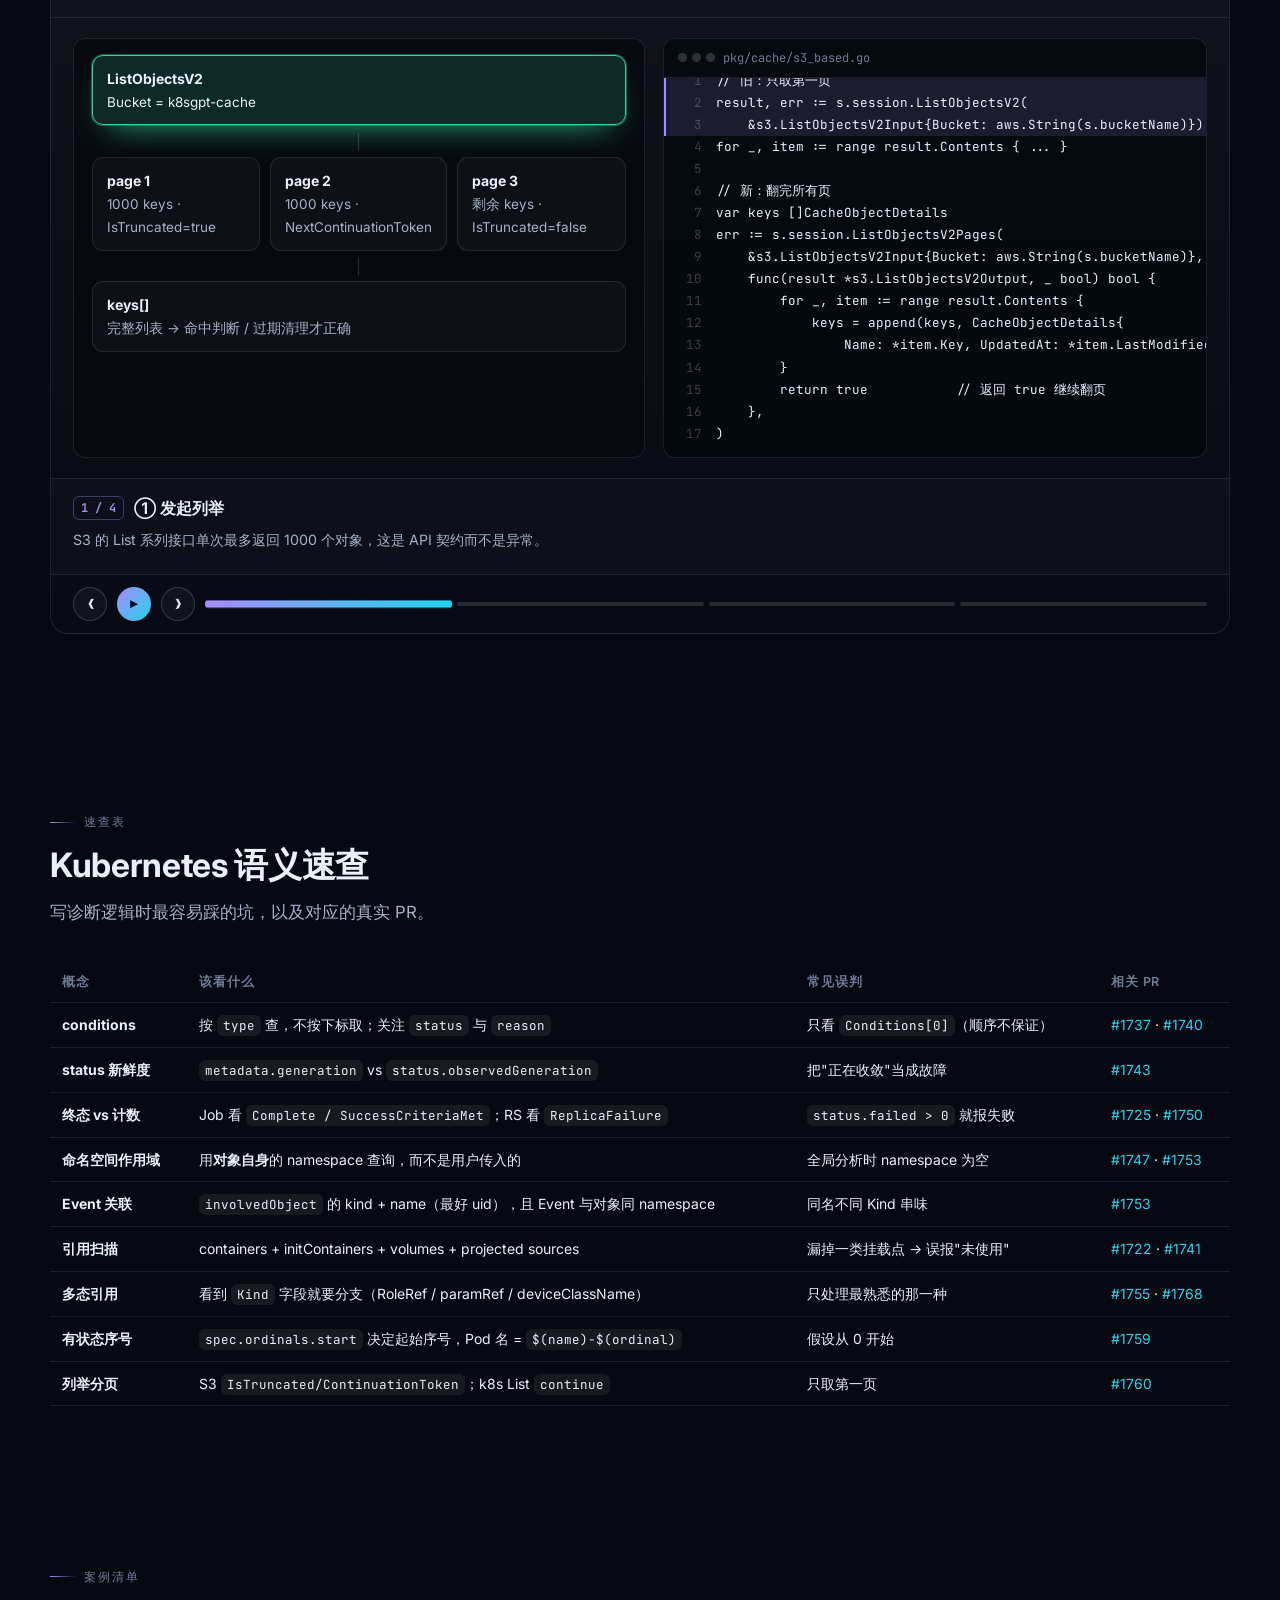
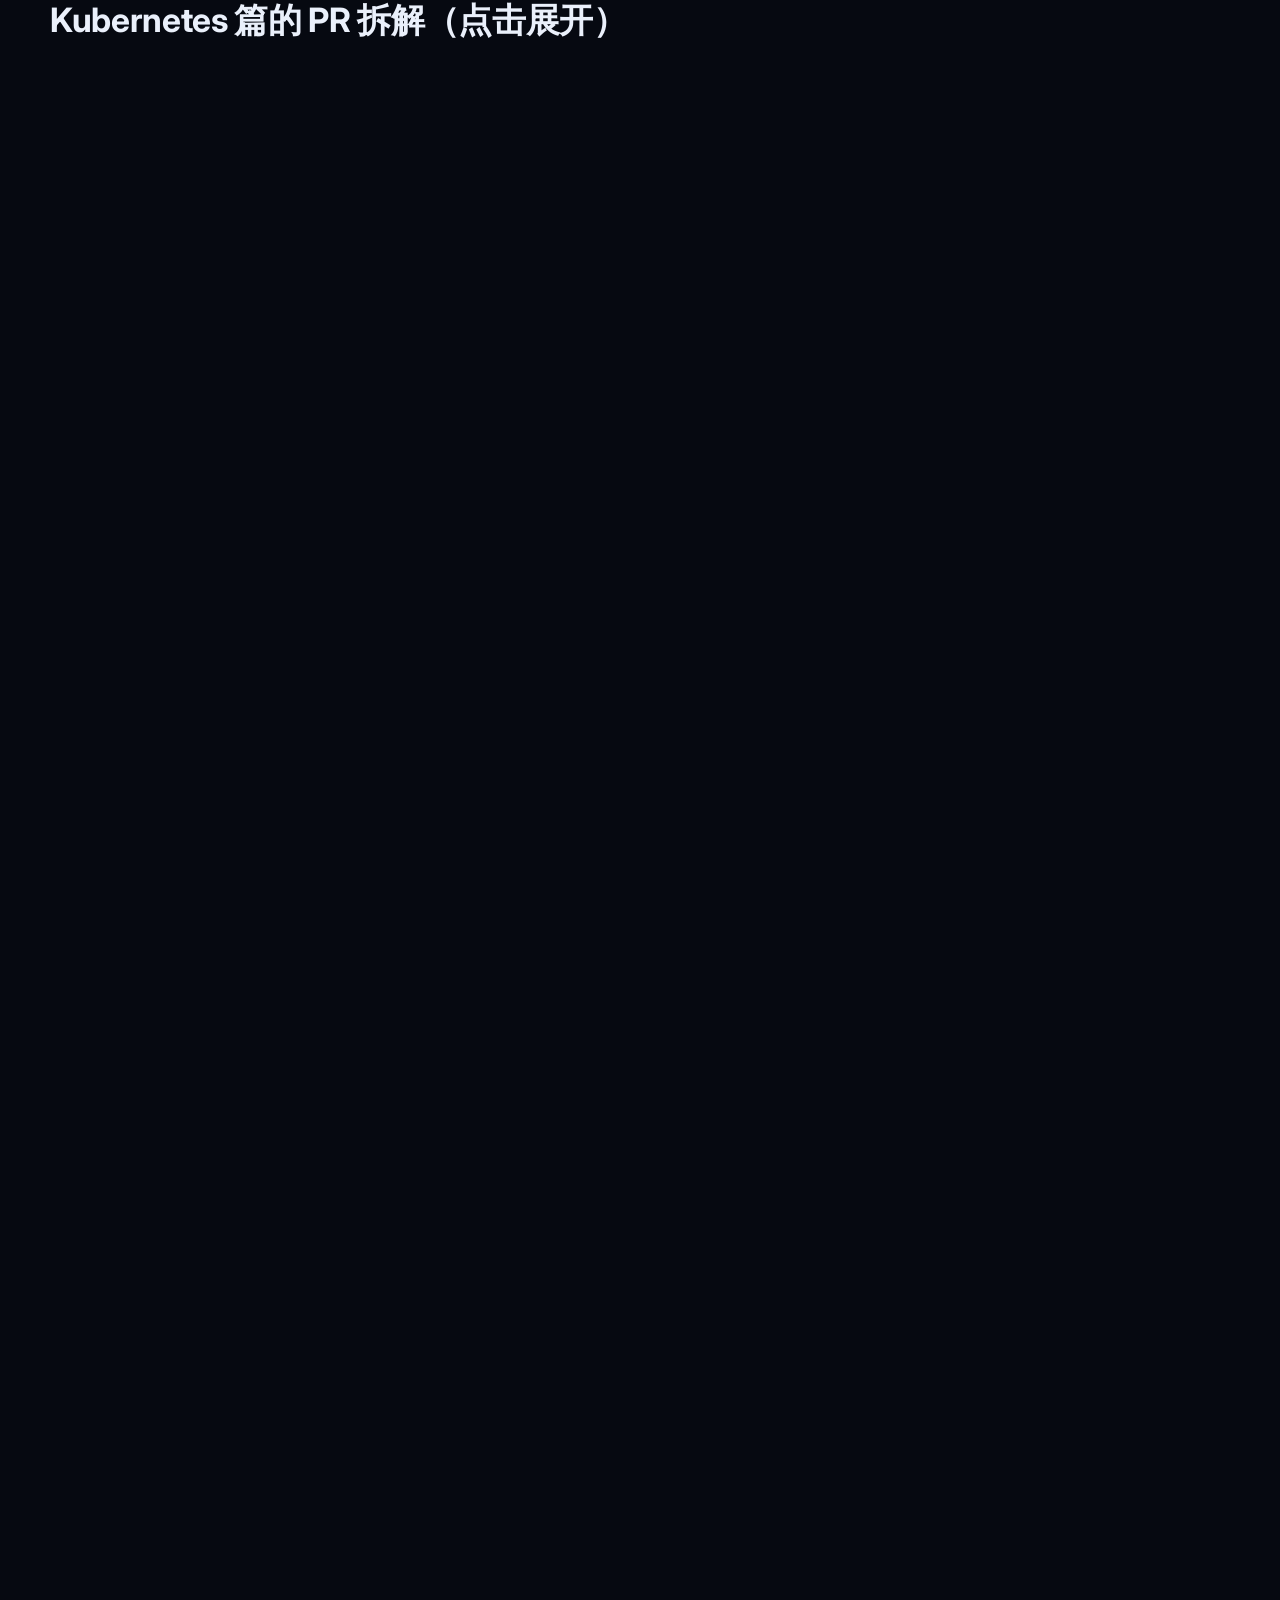
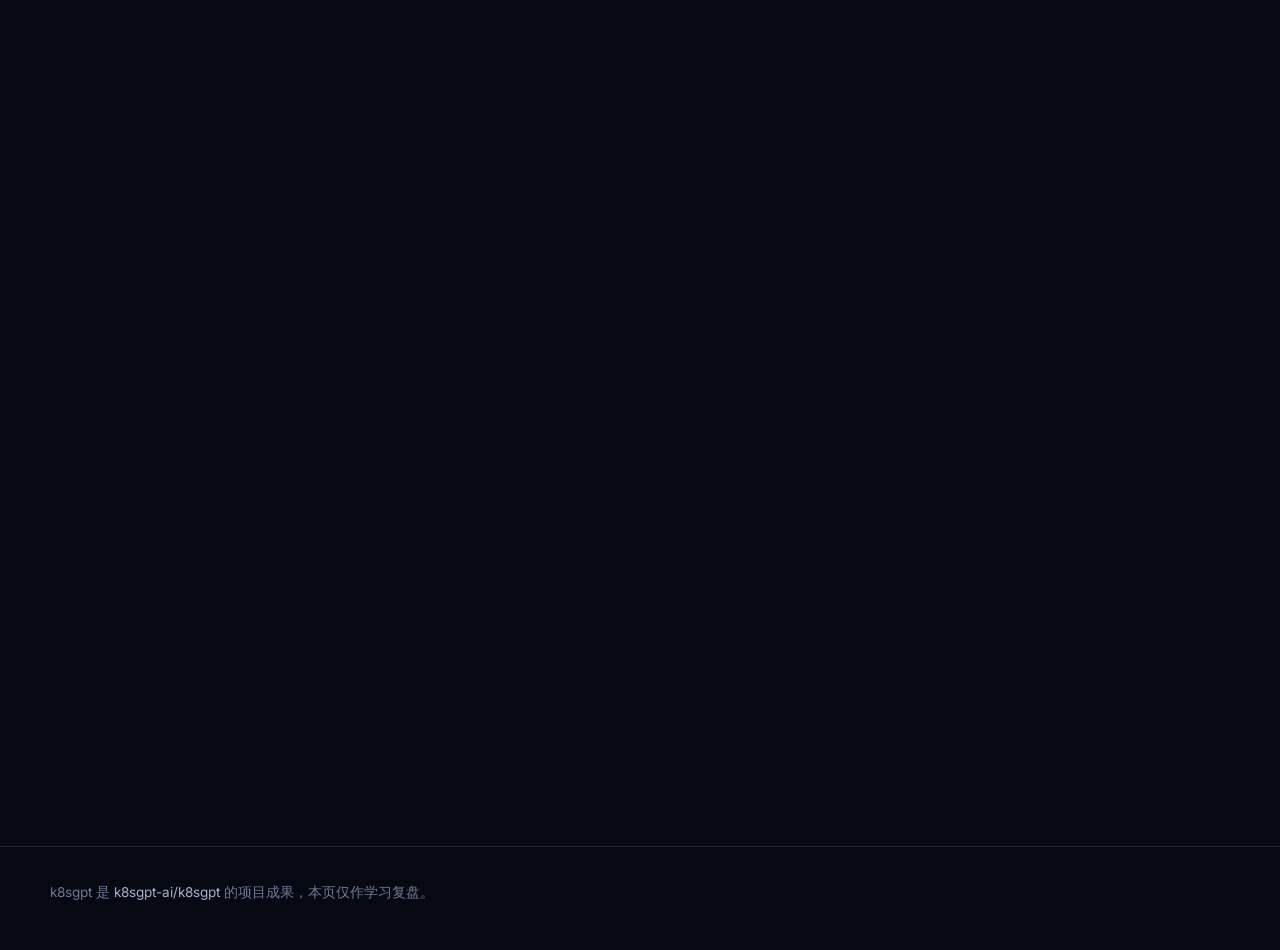
<file: k8s.html>
<!DOCTYPE html>
<html lang="zh-CN">
<head>
<meta charset="utf-8" />
<meta name="viewport" content="width=device-width, initial-scale=1" />
<title>Kubernetes 篇 · k8sgpt 与集群语义</title>
<meta name="description" content="k8sgpt 的 Analyzer 体系动画、Deployment/Job/RBAC/Event/S3 分页等 Kubernetes 语义拆解，以及真实 PR 案例。" />
<link rel="preconnect" href="https://fonts.googleapis.com" />
<link rel="preconnect" href="https://fonts.gstatic.com" crossorigin />
<link href="https://fonts.googleapis.com/css2?family=Inter:wght@400;500;600;700&family=JetBrains+Mono:wght@400;500&display=swap" rel="stylesheet" />
<link rel="stylesheet" href="assets/css/main.css" />
</head>
<body data-track="k8s">
<div class="aurora"></div>
<div class="aurora-grid"></div>
<div class="scroll-progress"></div>

<nav class="nav">
  <div class="wrap nav-inner">
    <a class="brand" href="index.html"><span class="brand-dot"></span>hwan-pr-learn</a>
    <button class="nav-toggle" aria-label="菜单">菜单</button>
    <div class="nav-links">
      <a class="nav-link" href="index.html">首页</a>
      <a class="nav-link" href="prs.html">PR 图谱</a>
      <a class="nav-link" href="agent.html">Agent 篇</a>
      <a class="nav-link" href="k8s.html">Kubernetes 篇</a>
      <a class="nav-link" href="lab.html">代码实验室</a>
      <a class="nav-link" href="https://github.com/junnhwan/hwan-pr-learn" target="_blank" rel="noopener">GitHub</a>
    </div>
  </div>
</nav>

<section style="padding-top:54px">
  <div class="wrap">
    <div class="sec-head reveal">
      <div class="sec-kicker">Kubernetes 篇 · k8sgpt-ai/k8sgpt</div>
      <h1 style="font-size:clamp(1.8rem,3.6vw,2.7rem)">集群状态到底<span class="grad">该怎么读</span></h1>
      <p class="lede">
        k8sgpt 把集群里的信号翻译成人话：先由一堆 Analyzer 找出「不健康的对象」，再交给 AI 解释。
        写 Analyzer 的过程，本质上是在追问 Kubernetes 的语义：<b>这个条件是谁写的？这份 status 是第几代 spec 的？这个引用指向哪儿？</b>
      </p>
      <div class="hero-stats" style="grid-template-columns:repeat(3,minmax(0,1fr));margin-top:26px">
        <div class="stat"><b id="stat-prs">—</b><span>提交 PR</span></div>
        <div class="stat"><b id="stat-merged">—</b><span>已合并</span></div>
        <div class="stat"><b id="stat-cases">—</b><span>精选案例</span></div>
      </div>
    </div>

    <div class="grid g2 reveal" style="align-items:start">
      <div>
        <div class="sec-kicker">模块地图（点击看职责）</div>
        <div class="diagram" data-map style="--accent:var(--sky);min-height:0">
          <div class="p-row">
            <div class="p-node" data-mod="cmd" data-title="cmd/ + pkg/analysis 编排层"
                 data-desc="CLI 与 server 入口；NewAnalysis() 建 k8s client 与缓存，RunAnalysis() 用 semaphore + WaitGroup 并发跑 analyzer，最后汇总 Results。">cmd · analysis<b>编排</b></div>
            <div class="p-node" data-mod="analyzer" data-title="pkg/analyzer 插件表"
                 data-desc="coreAnalyzerMap（默认跑）+ additionalAnalyzerMap（按需开）+ integration 注入。每个 analyzer 实现 Analyze(common.Analyzer) ([]Result, error)。">analyzer<b>诊断插件</b></div>
          </div>
          <div class="p-row">
            <div class="p-node" data-mod="common" data-title="pkg/common 数据结构"
                 data-desc="Failure{Text, KubernetesDoc, Sensitive[]}：人话描述 + 官方字段链接 + 需要脱敏的片段；Result 按 Kind/Name 聚合。">common<b>Failure 模型</b></div>
            <div class="p-node" data-mod="ai" data-title="pkg/ai 解释层"
                 data-desc="OpenAI / Azure / Bedrock / Gemini / 自定义 REST 的统一接口；多条失败合并成一次请求以省 token，脱敏后再送出。">ai<b>AI 解释</b></div>
          </div>
          <div class="p-row">
            <div class="p-node" data-mod="cache" data-title="pkg/cache 缓存"
                 data-desc="本地文件 / Azure Blob / S3 三种实现，按失败文本哈希缓存 AI 解释。S3 列举必须翻页，否则清理与命中判断都会失真。">cache<b>解释缓存</b></div>
            <div class="p-node" data-mod="kubernetes" data-title="pkg/kubernetes 客户端"
                 data-desc="封装 kubeconfig/kubecontext 与 scheme（含 Gateway API、KEDA、Kyverno 等 CRD），analyzer 通过它 List/Get 各类对象。">kubernetes<b>集群访问</b></div>
          </div>
          <div class="p-row">
            <div class="p-node" data-mod="integration" data-title="pkg/integration 扩展"
                 data-desc="第三方集成可以把自己的 analyzer 注册进 mergedAnalyzerMap —— 一张 map 就是一个插件系统。">integration<b>第三方扩展</b></div>
            <div class="p-node" data-mod="server" data-title="pkg/server + MCP"
                 data-desc="serve 模式把分析结果以服务形式暴露，并支持 MCP 等集成方式，供其它工具消费。">server<b>服务化输出</b></div>
          </div>
        </div>
      </div>
      <div class="player-note" data-map-out style="border:1px solid var(--line);border-radius:var(--radius);min-height:220px"></div>
    </div>
  </div>
</section>

<section>
  <div class="wrap">
    <div class="sec-head reveal">
      <div class="sec-kicker">主干链路</div>
      <h2>一次 <code>k8sgpt analyze</code> 发生了什么</h2>
    </div>
    <div class="reveal" data-player="k8sAnalyze"></div>
  </div>
</section>

<section>
  <div class="wrap">
    <div class="sec-head reveal">
      <div class="sec-kicker">动画 · 最容易误判的对象</div>
      <h2>Deployment：数 Pod 是不够的</h2>
      <p class="lede">滚动更新的中间态、卡死的进度、陈旧的 status——三种情形在副本计数里长得一模一样。</p>
    </div>
    <div class="reveal" data-player="k8sDeployment"></div>
  </div>
</section>

<section>
  <div class="wrap">
    <div class="grid g2">
      <div class="reveal">
        <div class="sec-kicker">动画 · 终态</div>
        <h2>Job 跑完了还是失败了？</h2>
        <div data-player="k8sJob"></div>
      </div>
      <div class="reveal reveal-d1">
        <div class="sec-kicker">动画 · RBAC</div>
        <h2>一条绑定的权限该去哪儿查</h2>
        <div data-player="k8sRbac"></div>
      </div>
    </div>
  </div>
</section>

<section>
  <div class="wrap">
    <div class="sec-head reveal">
      <div class="sec-kicker">动画 · 分页</div>
      <h2>一次只给你 1000 个 key 的列举接口</h2>
    </div>
    <div class="reveal" data-player="k8sS3"></div>
  </div>
</section>

<section>
  <div class="wrap">
    <div class="sec-head reveal">
      <div class="sec-kicker">速查表</div>
      <h2>Kubernetes 语义速查</h2>
      <p class="lede">写诊断逻辑时最容易踩的坑，以及对应的真实 PR。</p>
    </div>
    <div class="reveal" style="overflow-x:auto">
      <table class="table">
        <thead>
          <tr><th>概念</th><th>该看什么</th><th>常见误判</th><th>相关 PR</th></tr>
        </thead>
        <tbody>
          <tr>
            <td><b>conditions</b></td>
            <td>按 <code>type</code> 查，不按下标取；关注 <code>status</code> 与 <code>reason</code></td>
            <td>只看 <code>Conditions[0]</code>（顺序不保证）</td>
            <td><a href="https://github.com/k8sgpt-ai/k8sgpt/pull/1737" target="_blank" rel="noopener">#1737</a> · <a href="https://github.com/k8sgpt-ai/k8sgpt/pull/1740" target="_blank" rel="noopener">#1740</a></td>
          </tr>
          <tr>
            <td><b>status 新鲜度</b></td>
            <td><code>metadata.generation</code> vs <code>status.observedGeneration</code></td>
            <td>把"正在收敛"当成故障</td>
            <td><a href="https://github.com/k8sgpt-ai/k8sgpt/pull/1743" target="_blank" rel="noopener">#1743</a></td>
          </tr>
          <tr>
            <td><b>终态 vs 计数</b></td>
            <td>Job 看 <code>Complete / SuccessCriteriaMet</code>；RS 看 <code>ReplicaFailure</code></td>
            <td><code>status.failed &gt; 0</code> 就报失败</td>
            <td><a href="https://github.com/k8sgpt-ai/k8sgpt/pull/1725" target="_blank" rel="noopener">#1725</a> · <a href="https://github.com/k8sgpt-ai/k8sgpt/pull/1750" target="_blank" rel="noopener">#1750</a></td>
          </tr>
          <tr>
            <td><b>命名空间作用域</b></td>
            <td>用<b>对象自身</b>的 namespace 查询，而不是用户传入的</td>
            <td>全局分析时 namespace 为空</td>
            <td><a href="https://github.com/k8sgpt-ai/k8sgpt/pull/1747" target="_blank" rel="noopener">#1747</a> · <a href="https://github.com/k8sgpt-ai/k8sgpt/pull/1753" target="_blank" rel="noopener">#1753</a></td>
          </tr>
          <tr>
            <td><b>Event 关联</b></td>
            <td><code>involvedObject</code> 的 kind + name（最好 uid），且 Event 与对象同 namespace</td>
            <td>同名不同 Kind 串味</td>
            <td><a href="https://github.com/k8sgpt-ai/k8sgpt/pull/1753" target="_blank" rel="noopener">#1753</a></td>
          </tr>
          <tr>
            <td><b>引用扫描</b></td>
            <td>containers + initContainers + volumes + projected sources</td>
            <td>漏掉一类挂载点 → 误报"未使用"</td>
            <td><a href="https://github.com/k8sgpt-ai/k8sgpt/pull/1722" target="_blank" rel="noopener">#1722</a> · <a href="https://github.com/k8sgpt-ai/k8sgpt/pull/1741" target="_blank" rel="noopener">#1741</a></td>
          </tr>
          <tr>
            <td><b>多态引用</b></td>
            <td>看到 <code>Kind</code> 字段就要分支（RoleRef / paramRef / deviceClassName）</td>
            <td>只处理最熟悉的那一种</td>
            <td><a href="https://github.com/k8sgpt-ai/k8sgpt/pull/1755" target="_blank" rel="noopener">#1755</a> · <a href="https://github.com/k8sgpt-ai/k8sgpt/pull/1768" target="_blank" rel="noopener">#1768</a></td>
          </tr>
          <tr>
            <td><b>有状态序号</b></td>
            <td><code>spec.ordinals.start</code> 决定起始序号，Pod 名 = <code>$(name)-$(ordinal)</code></td>
            <td>假设从 0 开始</td>
            <td><a href="https://github.com/k8sgpt-ai/k8sgpt/pull/1759" target="_blank" rel="noopener">#1759</a></td>
          </tr>
          <tr>
            <td><b>列举分页</b></td>
            <td>S3 <code>IsTruncated/ContinuationToken</code>；k8s List <code>continue</code></td>
            <td>只取第一页</td>
            <td><a href="https://github.com/k8sgpt-ai/k8sgpt/pull/1760" target="_blank" rel="noopener">#1760</a></td>
          </tr>
        </tbody>
      </table>
    </div>
  </div>
</section>

<section>
  <div class="wrap">
    <div class="sec-head reveal">
      <div class="sec-kicker">案例清单</div>
      <h2>Kubernetes 篇的 PR 拆解（点击展开）</h2>
    </div>
    <div class="grid g2" id="cases"></div>
  </div>
</section>

<footer>
  <div class="wrap">
    <div>k8sgpt 是 <a href="https://github.com/k8sgpt-ai/k8sgpt" target="_blank" rel="noopener">k8sgpt-ai/k8sgpt</a> 的项目成果，本页仅作学习复盘。</div>
  </div>
</footer>

<script src="assets/js/common.js"></script>
<script src="assets/js/player.js"></script>
<script src="assets/data/lessons.js"></script>
<script src="assets/js/case.js"></script>
<script src="assets/js/track.js"></script>
<script>
  window.loadPRData().then(function (d) {
    var repo = "k8sgpt-ai/k8sgpt";
    var prs = d.prs.filter(function (p) { return p.repo === repo; });
    document.getElementById("stat-prs").textContent = prs.length;
    document.getElementById("stat-merged").textContent = prs.filter(function (p) { return p.state === "merged"; }).length;
    document.getElementById("stat-cases").textContent =
      window.LESSONS.cases.filter(function (c) { return c.track === "k8s"; }).length;
  });
</script>
</body>
</html>
</file>
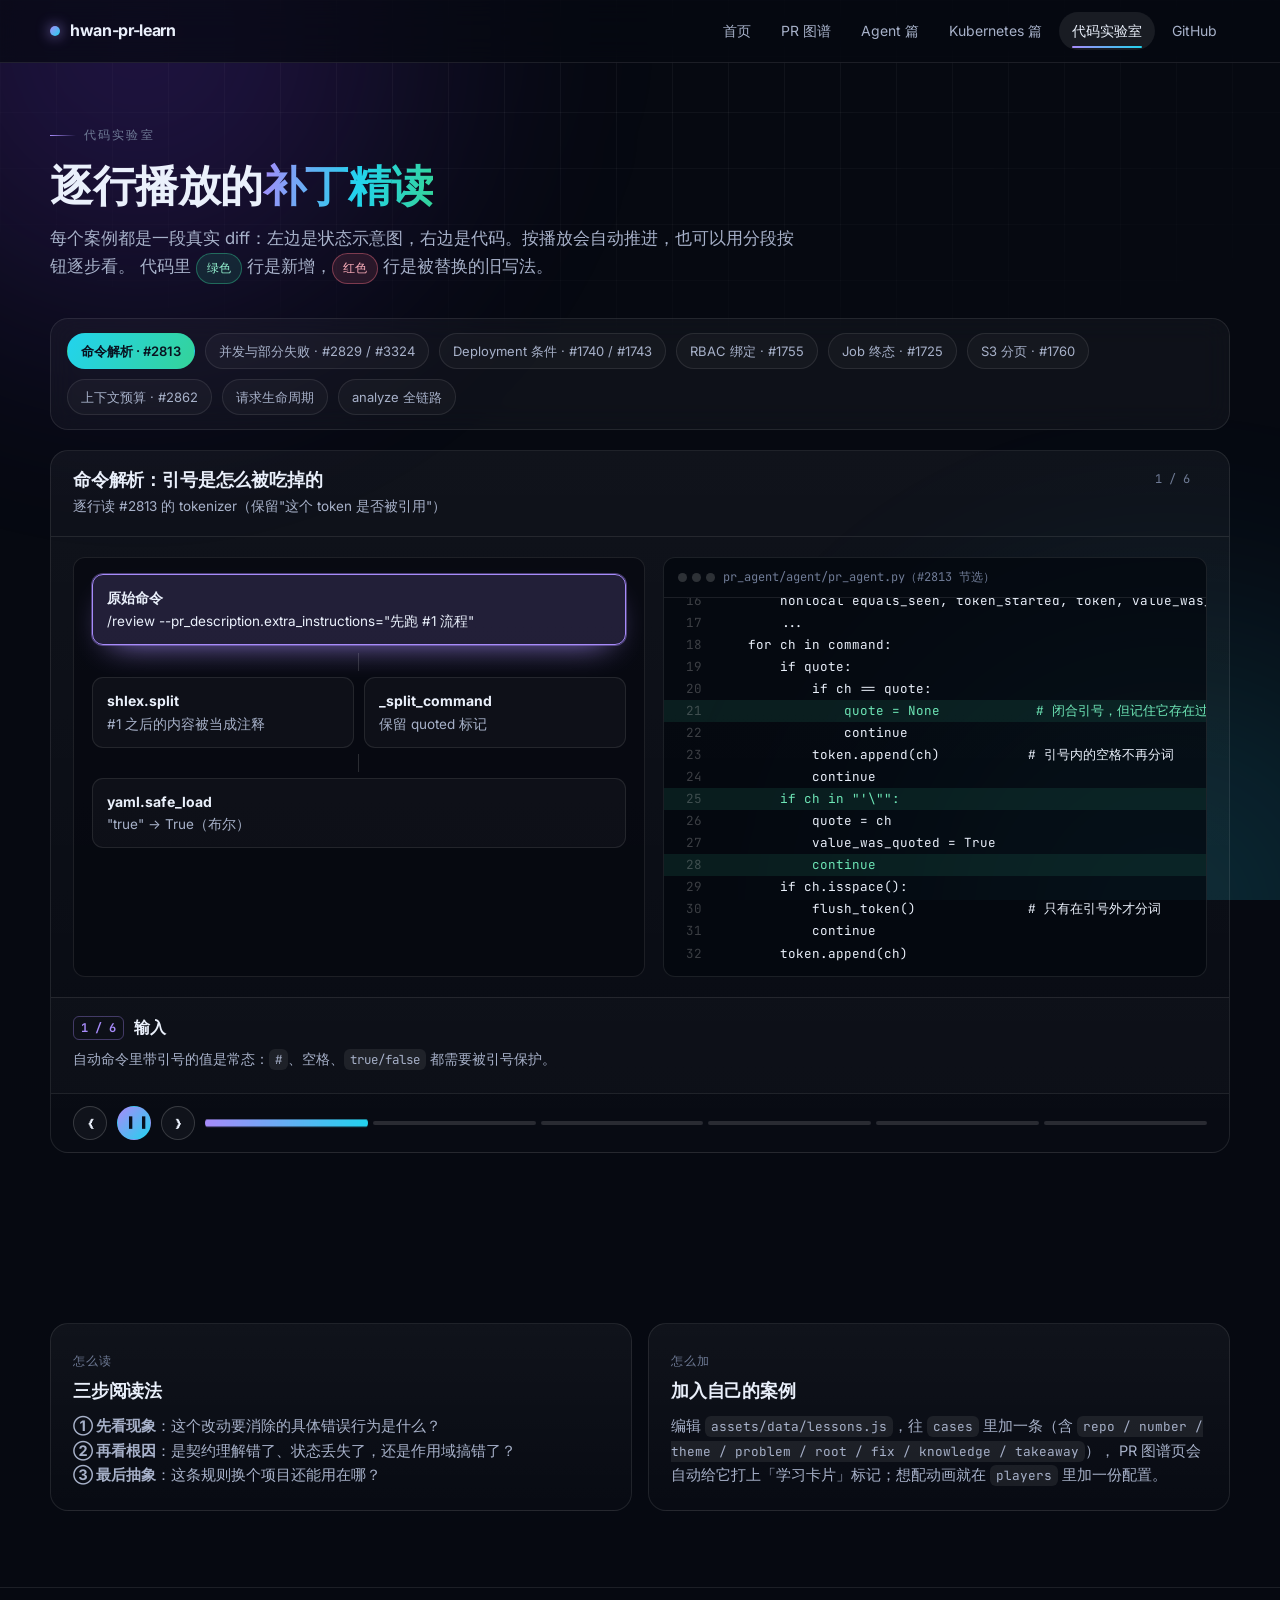
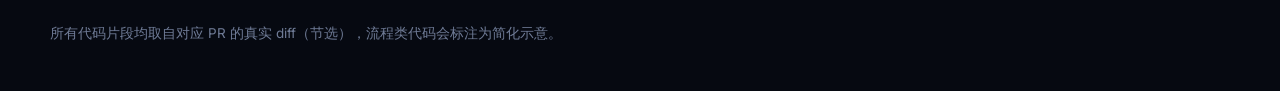
<file: lab.html>
<!DOCTYPE html>
<html lang="zh-CN">
<head>
<meta charset="utf-8" />
<meta name="viewport" content="width=device-width, initial-scale=1" />
<title>代码实验室 · 逐行动画精读真实补丁</title>
<meta name="description" content="把真实 PR 的 diff 做成可逐步播放的代码精读：命令解析、并发失败隔离、Deployment 条件、RBAC 绑定、S3 分页。" />
<link rel="preconnect" href="https://fonts.googleapis.com" />
<link rel="preconnect" href="https://fonts.gstatic.com" crossorigin />
<link href="https://fonts.googleapis.com/css2?family=Inter:wght@400;500;600;700&family=JetBrains+Mono:wght@400;500&display=swap" rel="stylesheet" />
<link rel="stylesheet" href="assets/css/main.css" />
</head>
<body>
<div class="aurora"></div>
<div class="aurora-grid"></div>
<div class="scroll-progress"></div>

<nav class="nav">
  <div class="wrap nav-inner">
    <a class="brand" href="index.html"><span class="brand-dot"></span>hwan-pr-learn</a>
    <button class="nav-toggle" aria-label="菜单">菜单</button>
    <div class="nav-links">
      <a class="nav-link" href="index.html">首页</a>
      <a class="nav-link" href="prs.html">PR 图谱</a>
      <a class="nav-link" href="agent.html">Agent 篇</a>
      <a class="nav-link" href="k8s.html">Kubernetes 篇</a>
      <a class="nav-link" href="lab.html">代码实验室</a>
      <a class="nav-link" href="https://github.com/junnhwan/hwan-pr-learn" target="_blank" rel="noopener">GitHub</a>
    </div>
  </div>
</nav>

<section style="padding-top:54px">
  <div class="wrap">
    <div class="sec-head reveal">
      <div class="sec-kicker">代码实验室</div>
      <h1 style="font-size:clamp(1.8rem,3.6vw,2.7rem)">逐行播放的<span class="grad">补丁精读</span></h1>
      <p class="lede">
        每个案例都是一段真实 diff：左边是状态示意图，右边是代码。按播放会自动推进，也可以用分段按钮逐步看。
        代码里 <span class="pill mint">绿色</span> 行是新增，<span class="pill rose">红色</span> 行是被替换的旧写法。
      </p>
    </div>

    <div class="filters reveal" data-tabs style="position:static">
      <span class="chip on" data-tab="labCommand">命令解析 · #2813</span>
      <span class="chip" data-tab="agentChunking">并发与部分失败 · #2829 / #3324</span>
      <span class="chip" data-tab="k8sDeployment">Deployment 条件 · #1740 / #1743</span>
      <span class="chip" data-tab="k8sRbac">RBAC 绑定 · #1755</span>
      <span class="chip" data-tab="k8sJob">Job 终态 · #1725</span>
      <span class="chip" data-tab="k8sS3">S3 分页 · #1760</span>
      <span class="chip" data-tab="tokenBudget">上下文预算 · #2862</span>
      <span class="chip" data-tab="agentLifecycle">请求生命周期</span>
      <span class="chip" data-tab="k8sAnalyze">analyze 全链路</span>
    </div>

    <div class="reveal" data-tab-stage style="margin-top:18px"></div>
  </div>
</section>

<section>
  <div class="wrap">
    <div class="grid g2">
      <div class="card reveal">
        <div class="card-tag">怎么读</div>
        <h3>三步阅读法</h3>
        <p>
          <b>① 先看现象</b>：这个改动要消除的具体错误行为是什么？<br />
          <b>② 再看根因</b>：是契约理解错了、状态丢失了，还是作用域搞错了？<br />
          <b>③ 最后抽象</b>：这条规则换个项目还能用在哪？
        </p>
      </div>
      <div class="card reveal reveal-d1">
        <div class="card-tag">怎么加</div>
        <h3>加入自己的案例</h3>
        <p>
          编辑 <code>assets/data/lessons.js</code>，往 <code>cases</code> 里加一条（含 <code>repo / number / theme / problem / root / fix / knowledge / takeaway</code>），
          PR 图谱页会自动给它打上「学习卡片」标记；想配动画就在 <code>players</code> 里加一份配置。
        </p>
      </div>
    </div>
  </div>
</section>

<footer>
  <div class="wrap">
    <div>所有代码片段均取自对应 PR 的真实 diff（节选），流程类代码会标注为简化示意。</div>
  </div>
</footer>

<script src="assets/js/common.js"></script>
<script src="assets/js/player.js"></script>
<script src="assets/data/lessons.js"></script>
<script src="assets/js/case.js"></script>
<script src="assets/js/track.js"></script>
</body>
</html>
</file>
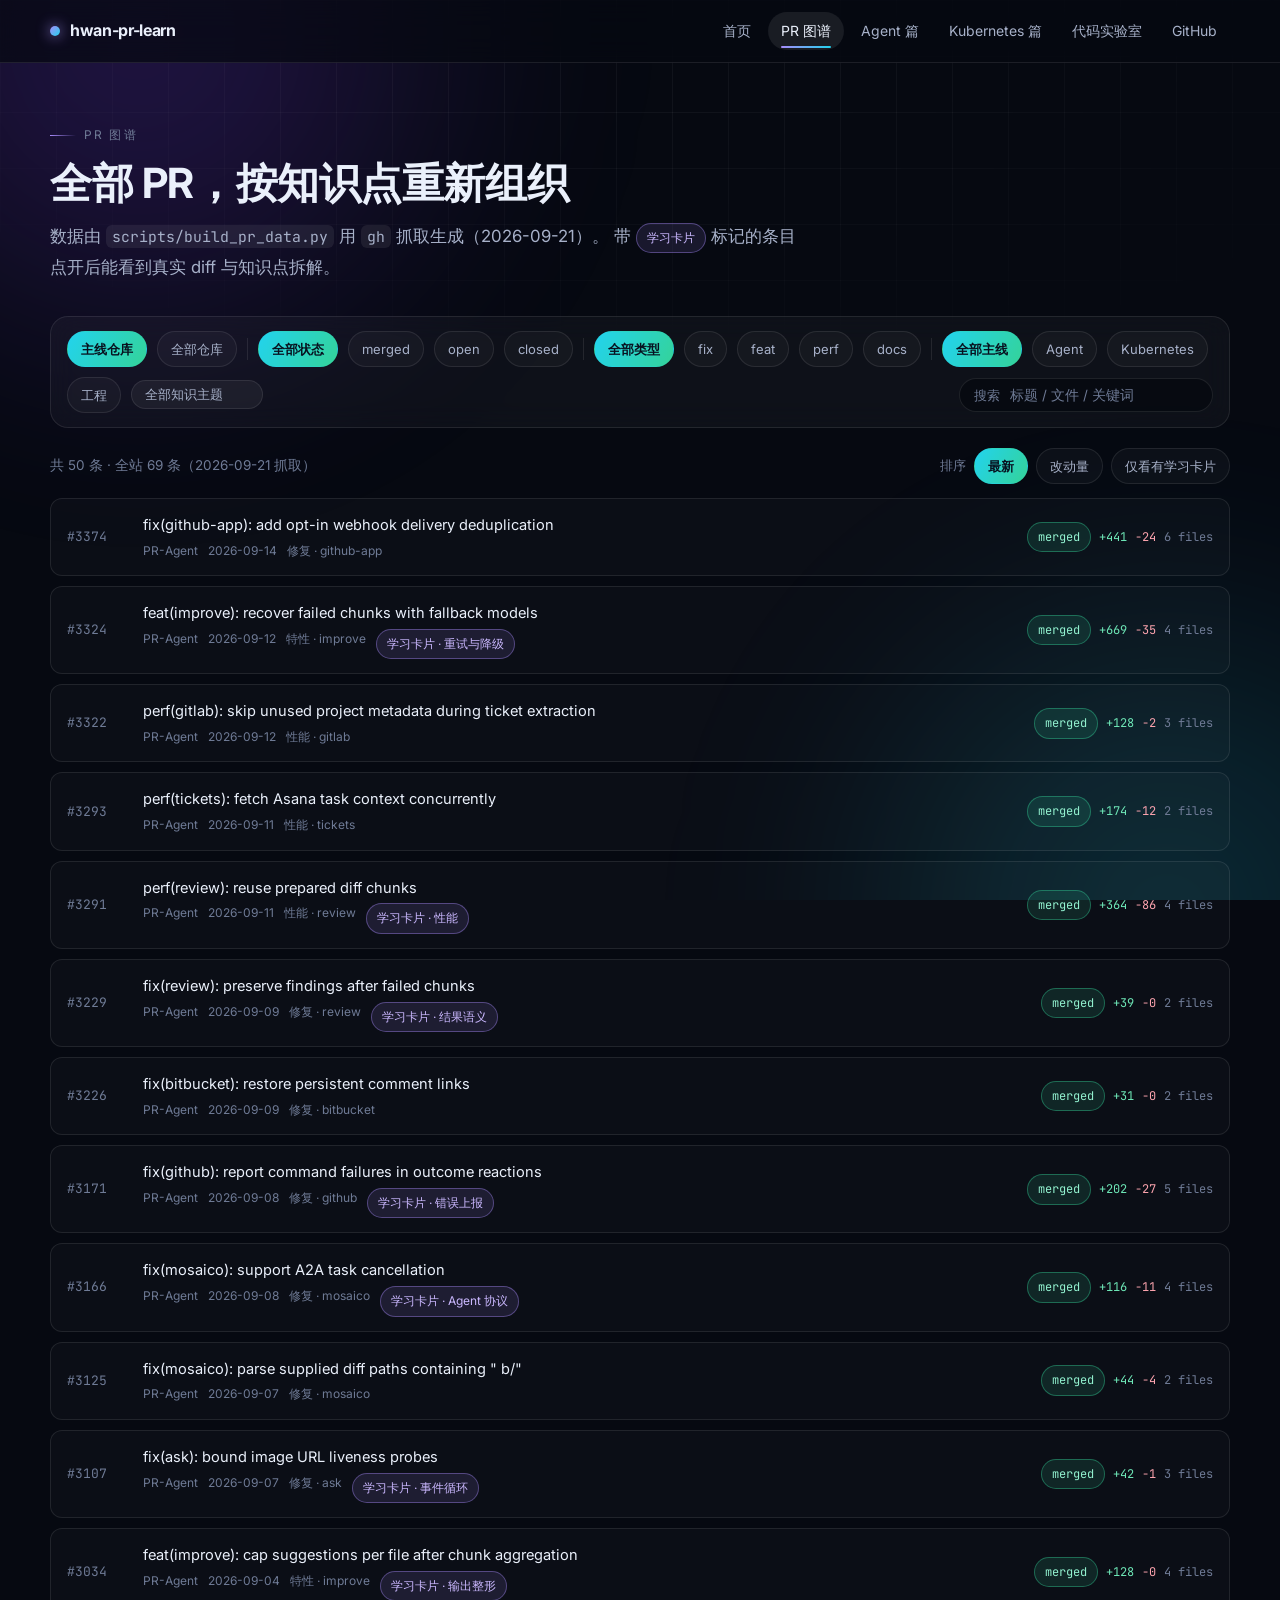
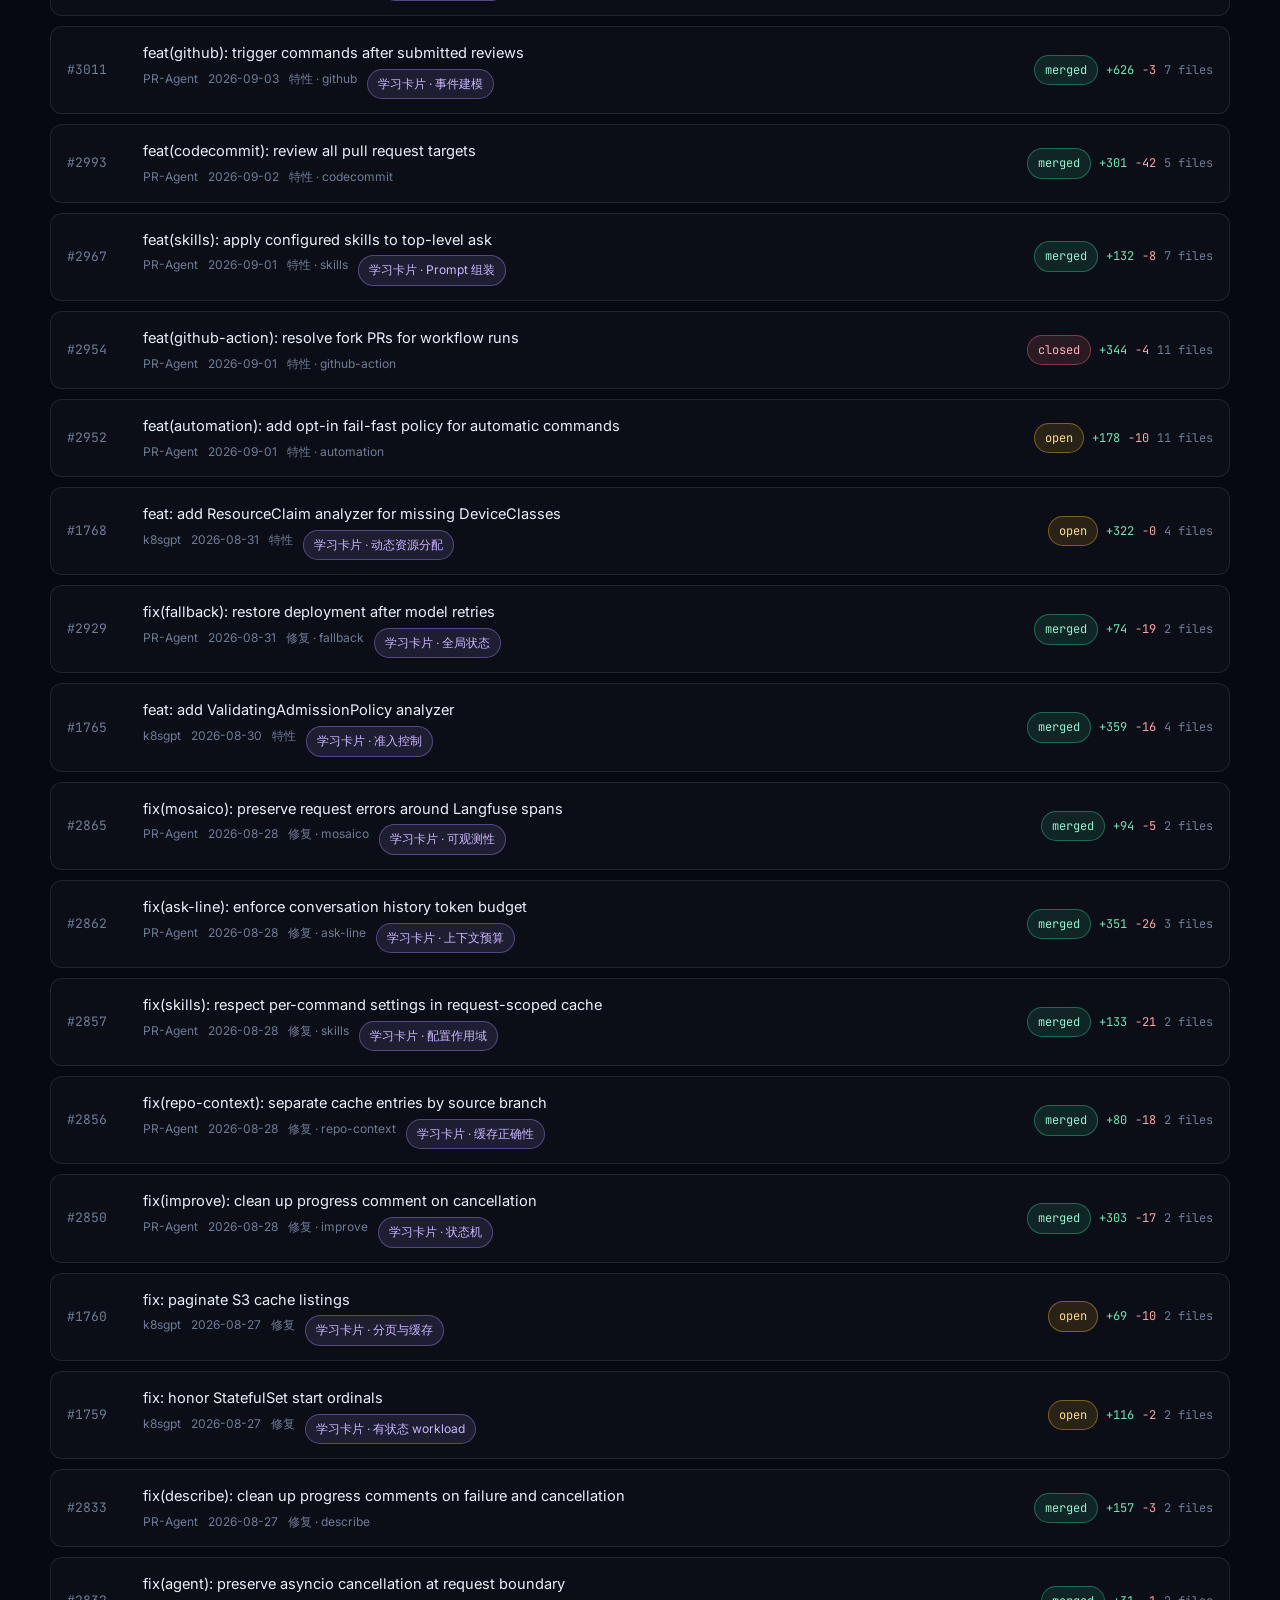
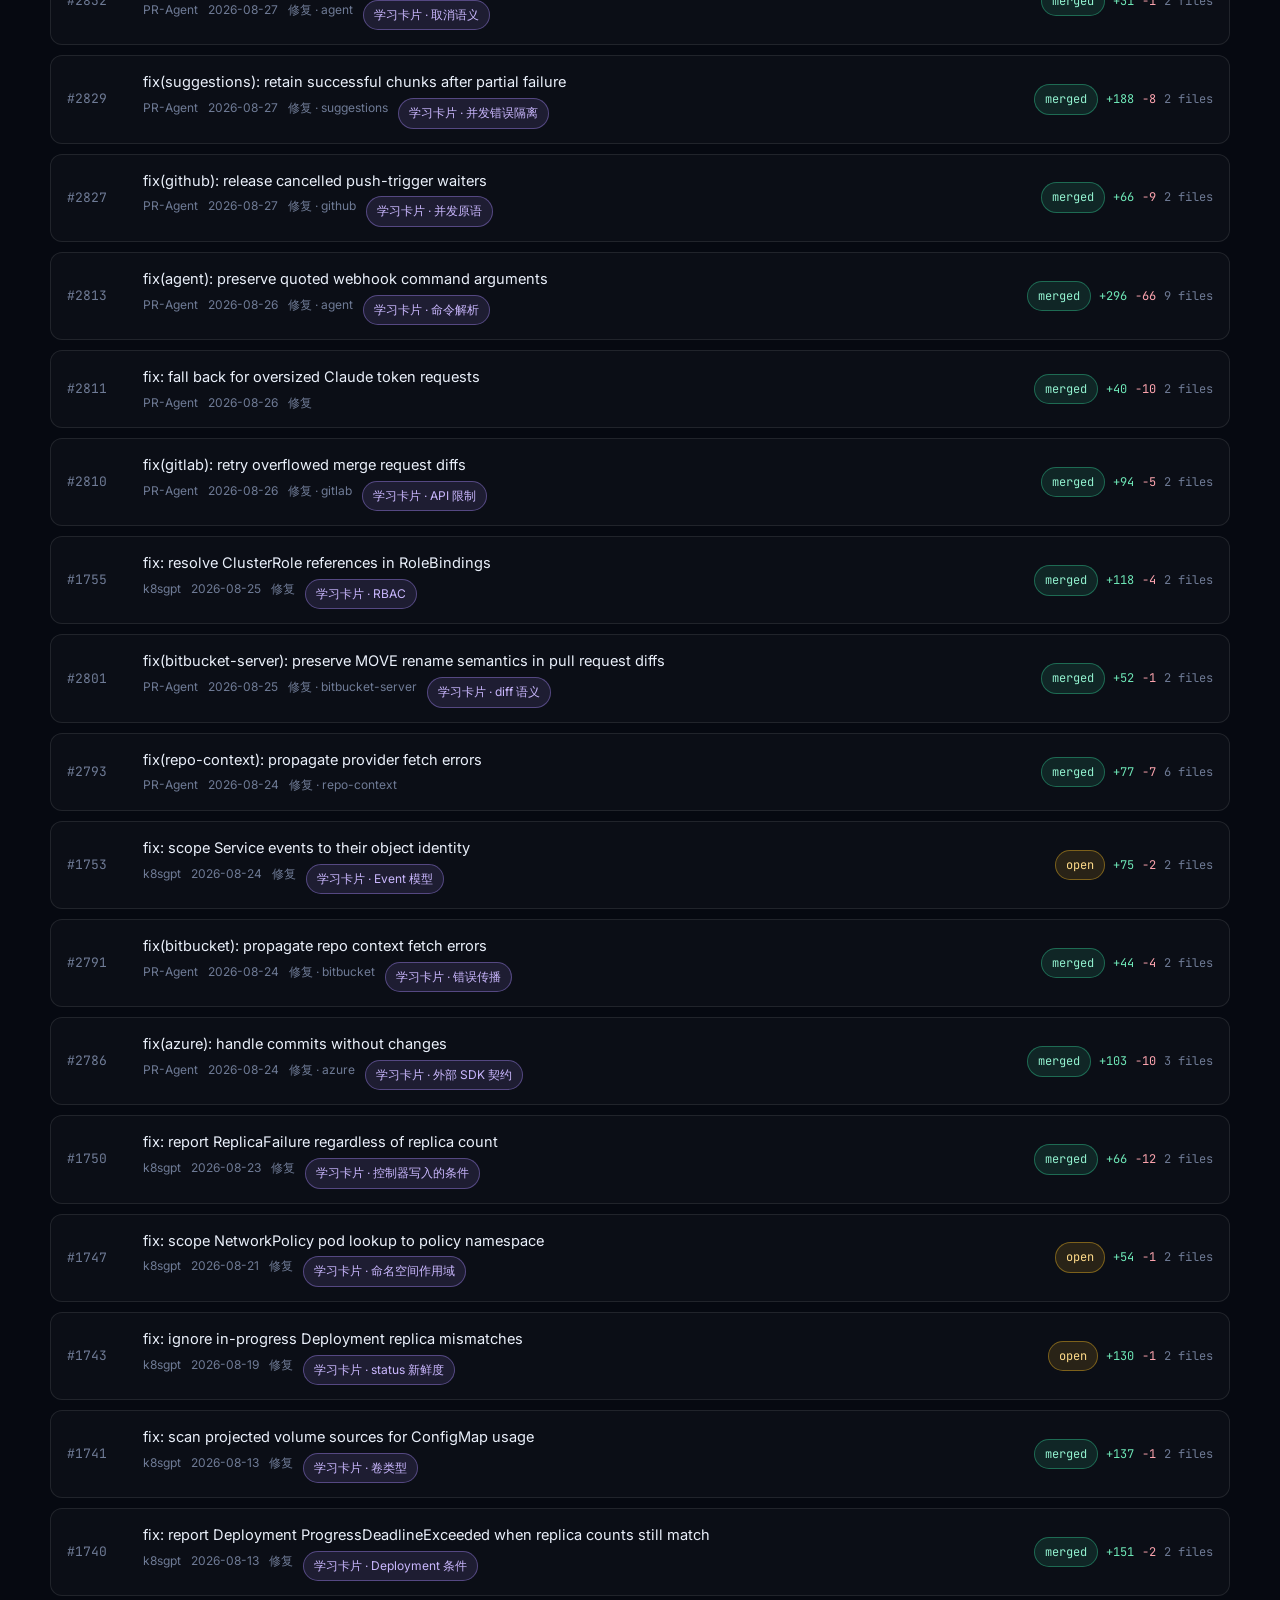
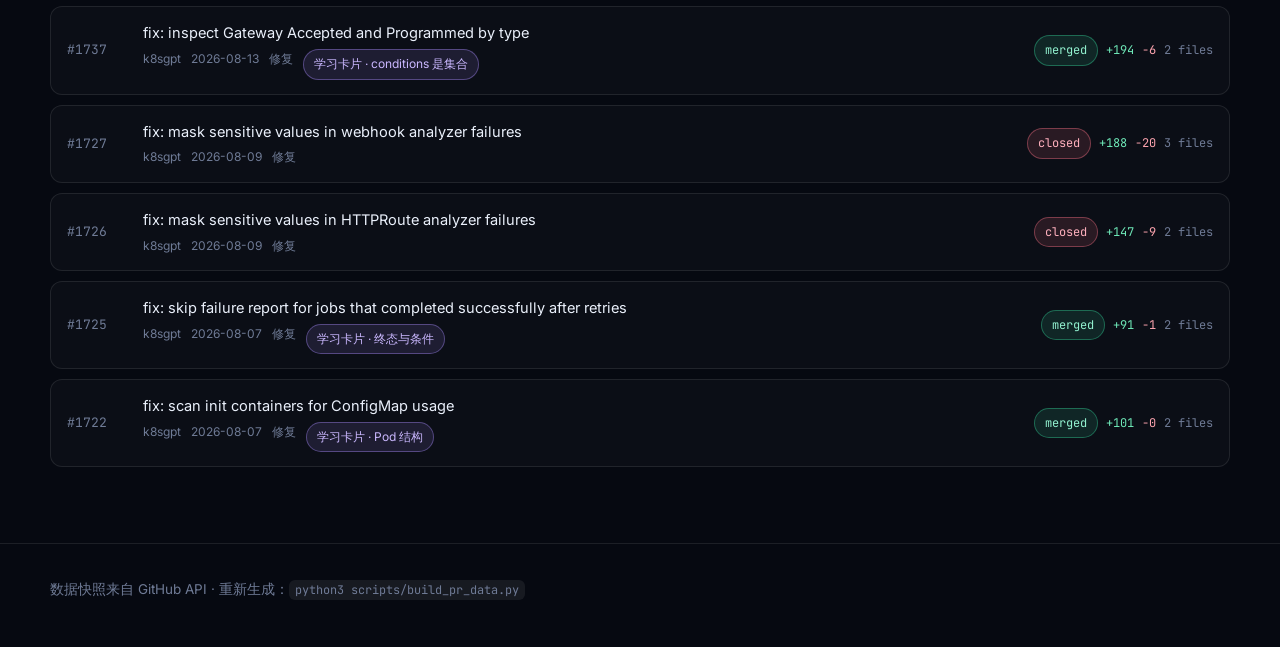
<file: prs.html>
<!DOCTYPE html>
<html lang="zh-CN">
<head>
<meta charset="utf-8" />
<meta name="viewport" content="width=device-width, initial-scale=1" />
<title>PR 图谱 · hwan-pr-learn</title>
<meta name="description" content="按仓库、状态、类型与知识主题检索全部开源 PR，点开可看真实 diff 与学习卡片。" />
<link rel="preconnect" href="https://fonts.googleapis.com" />
<link rel="preconnect" href="https://fonts.gstatic.com" crossorigin />
<link href="https://fonts.googleapis.com/css2?family=Inter:wght@400;500;600;700&family=JetBrains+Mono:wght@400;500&display=swap" rel="stylesheet" />
<link rel="stylesheet" href="assets/css/main.css" />
</head>
<body>
<div class="aurora"></div>
<div class="aurora-grid"></div>
<div class="scroll-progress"></div>

<nav class="nav">
  <div class="wrap nav-inner">
    <a class="brand" href="index.html"><span class="brand-dot"></span>hwan-pr-learn</a>
    <button class="nav-toggle" aria-label="菜单">菜单</button>
    <div class="nav-links">
      <a class="nav-link" href="index.html">首页</a>
      <a class="nav-link" href="prs.html">PR 图谱</a>
      <a class="nav-link" href="agent.html">Agent 篇</a>
      <a class="nav-link" href="k8s.html">Kubernetes 篇</a>
      <a class="nav-link" href="lab.html">代码实验室</a>
      <a class="nav-link" href="https://github.com/junnhwan/hwan-pr-learn" target="_blank" rel="noopener">GitHub</a>
    </div>
  </div>
</nav>

<section style="padding-top:54px">
  <div class="wrap">
    <div class="sec-head reveal">
      <div class="sec-kicker">PR 图谱</div>
      <h1 style="font-size:clamp(1.7rem,3.4vw,2.6rem)">全部 PR，按知识点重新组织</h1>
      <p class="lede">
        数据由 <code>scripts/build_pr_data.py</code> 用 <code>gh</code> 抓取生成（<span id="gen-at">—</span>）。
        带 <span class="pill violet">学习卡片</span> 标记的条目点开后能看到真实 diff 与知识点拆解。
      </p>
    </div>

    <div class="filters reveal">
      <span class="chip on" data-scope="focus">主线仓库</span>
      <span class="chip" data-scope="all">全部仓库</span>
      <span style="width:1px;height:22px;background:var(--line)"></span>
      <span class="chip on" data-state="all">全部状态</span>
      <span class="chip" data-state="merged">merged</span>
      <span class="chip" data-state="open">open</span>
      <span class="chip" data-state="closed">closed</span>
      <span style="width:1px;height:22px;background:var(--line)"></span>
      <span class="chip on" data-kind="all">全部类型</span>
      <span class="chip" data-kind="修复">fix</span>
      <span class="chip" data-kind="特性">feat</span>
      <span class="chip" data-kind="性能">perf</span>
      <span class="chip" data-kind="文档">docs</span>
      <span style="width:1px;height:22px;background:var(--line)"></span>
      <span class="chip on" data-trk="all">全部主线</span>
      <span class="chip" data-trk="agent">Agent</span>
      <span class="chip" data-trk="k8s">Kubernetes</span>
      <span class="chip" data-trk="eng">工程</span>
      <select class="chip" id="theme" style="appearance:none;cursor:pointer;background:rgba(255,255,255,.05);color:var(--text-dim)">
        <option value="all">全部知识主题</option>
      </select>
      <label class="search">
        <span style="color:var(--text-faint);font-size:13px">搜索</span>
        <input id="q" type="search" placeholder="标题 / 文件 / 关键词" />
      </label>
    </div>

    <div style="display:flex;gap:14px;align-items:center;margin-bottom:14px;flex-wrap:wrap">
      <div id="count" style="font-size:13.5px;color:var(--text-faint)"></div>
      <div style="margin-left:auto;display:flex;gap:8px;align-items:center">
        <span style="font-size:12.5px;color:var(--text-faint)">排序</span>
        <span class="chip on" data-sort="date">最新</span>
        <span class="chip" data-sort="size">改动量</span>
        <span class="chip" data-case="1">仅看有学习卡片</span>
      </div>
    </div>

    <div class="pr-list" id="list"></div>
    <div id="empty" style="display:none;padding:40px 0;text-align:center;color:var(--text-faint)">没有匹配的 PR，换个条件试试。</div>
  </div>
</section>

<footer>
  <div class="wrap">
    <div>数据快照来自 GitHub API · 重新生成：<code>python3 scripts/build_pr_data.py</code></div>
  </div>
</footer>

<script src="assets/js/common.js"></script>
<script src="assets/js/player.js"></script>
<script src="assets/data/lessons.js"></script>
<script src="assets/js/case.js"></script>
<script src="assets/js/prs.js"></script>
</body>
</html>
</file>
<file: assets/css/main.css>
/* ============================================================
   hwan-pr-learn — 静态学习站样式
   纯 CSS，无构建步骤。变量集中在 :root，方便换色。
   ============================================================ */

:root {
  --bg: #060911;
  --bg-2: #0a0f1e;
  --panel: rgba(255, 255, 255, 0.035);
  --panel-strong: rgba(255, 255, 255, 0.06);
  --line: rgba(255, 255, 255, 0.09);
  --line-strong: rgba(255, 255, 255, 0.16);
  --text: #eaf0fb;
  --text-dim: #a7b1c9;
  --text-faint: #6f7b96;

  --violet: #a78bfa;
  --indigo: #6366f1;
  --cyan: #22d3ee;
  --sky: #38bdf8;
  --mint: #34d399;
  --amber: #fbbf24;
  --rose: #fb7185;

  --agent-a: #a78bfa;
  --agent-b: #22d3ee;
  --k8s-a: #38bdf8;
  --k8s-b: #34d399;

  --radius: 18px;
  --radius-sm: 12px;
  --shadow: 0 24px 60px -28px rgba(0, 0, 0, 0.9);
  --mono: "JetBrains Mono", "SFMono-Regular", ui-monospace, Menlo, Consolas, monospace;
  --sans: "Inter", -apple-system, BlinkMacSystemFont, "Segoe UI", "PingFang SC",
    "Hiragino Sans GB", "Microsoft YaHei", "Noto Sans SC", sans-serif;
  --max: 1180px;
}

* {
  box-sizing: border-box;
}

html {
  scroll-behavior: smooth;
  scroll-padding-top: 84px;
}

body {
  margin: 0;
  background: var(--bg);
  color: var(--text);
  font-family: var(--sans);
  font-size: 16px;
  line-height: 1.7;
  -webkit-font-smoothing: antialiased;
  overflow-x: hidden;
}

/* ---------- 背景：极光 + 网格 ---------- */
.aurora {
  position: fixed;
  inset: 0;
  z-index: -2;
  overflow: hidden;
  pointer-events: none;
}
.aurora::before,
.aurora::after {
  content: "";
  position: absolute;
  width: 62vw;
  height: 62vw;
  border-radius: 50%;
  filter: blur(90px);
  opacity: 0.5;
  animation: drift 26s ease-in-out infinite alternate;
}
.aurora::before {
  top: -22vw;
  left: -14vw;
  background: radial-gradient(circle at 40% 40%, rgba(124, 58, 237, 0.55), transparent 62%);
}
.aurora::after {
  bottom: -26vw;
  right: -16vw;
  background: radial-gradient(circle at 60% 60%, rgba(34, 211, 238, 0.4), transparent 62%);
  animation-delay: -13s;
}
.aurora-grid {
  position: fixed;
  inset: 0;
  z-index: -1;
  pointer-events: none;
  background-image: linear-gradient(rgba(255, 255, 255, 0.045) 1px, transparent 1px),
    linear-gradient(90deg, rgba(255, 255, 255, 0.045) 1px, transparent 1px);
  background-size: 56px 56px;
  mask-image: radial-gradient(ellipse 90% 60% at 50% 0%, #000 20%, transparent 78%);
  -webkit-mask-image: radial-gradient(ellipse 90% 60% at 50% 0%, #000 20%, transparent 78%);
}

@keyframes drift {
  0% {
    transform: translate3d(0, 0, 0) scale(1);
  }
  100% {
    transform: translate3d(6vw, 6vh, 0) scale(1.15);
  }
}

/* ---------- 布局 ---------- */
.wrap {
  width: min(100% - 40px, var(--max));
  margin-inline: auto;
}
section {
  padding: 76px 0;
}
.sec-head {
  margin-bottom: 34px;
}
.sec-kicker {
  display: inline-flex;
  align-items: center;
  gap: 8px;
  font-size: 12px;
  letter-spacing: 0.18em;
  text-transform: uppercase;
  color: var(--text-faint);
  margin-bottom: 12px;
}
.sec-kicker::before {
  content: "";
  width: 26px;
  height: 1px;
  background: linear-gradient(90deg, var(--violet), transparent);
}
h1,
h2,
h3,
h4 {
  margin: 0 0 12px;
  line-height: 1.25;
  letter-spacing: -0.01em;
}
h1 {
  font-size: clamp(2.1rem, 5.2vw, 3.6rem);
  font-weight: 700;
}
h2 {
  font-size: clamp(1.5rem, 3vw, 2.1rem);
}
h3 {
  font-size: 1.12rem;
}
p {
  margin: 0 0 14px;
}
.lede {
  color: var(--text-dim);
  font-size: 1.05rem;
  max-width: 68ch;
}
.grad {
  background: linear-gradient(100deg, var(--violet), var(--cyan) 55%, var(--mint));
  -webkit-background-clip: text;
  background-clip: text;
  color: transparent;
}
a {
  color: var(--cyan);
  text-decoration: none;
  transition: color 0.2s;
}
a:hover {
  color: #7de9fb;
}
code {
  font-family: var(--mono);
  font-size: 0.88em;
  background: rgba(255, 255, 255, 0.07);
  padding: 2px 6px;
  border-radius: 6px;
}

/* ---------- 顶部导航 ---------- */
.scroll-progress {
  position: fixed;
  top: 0;
  left: 0;
  height: 2px;
  z-index: 60;
  width: 0;
  background: linear-gradient(90deg, var(--violet), var(--cyan), var(--mint));
}
.nav {
  position: sticky;
  top: 0;
  z-index: 50;
  backdrop-filter: blur(16px);
  -webkit-backdrop-filter: blur(16px);
  background: rgba(6, 9, 17, 0.72);
  border-bottom: 1px solid var(--line);
}
.nav-inner {
  display: flex;
  align-items: center;
  gap: 18px;
  height: 62px;
}
.brand {
  display: flex;
  align-items: center;
  gap: 10px;
  font-weight: 700;
  letter-spacing: -0.02em;
  color: var(--text);
}
.brand-dot {
  width: 10px;
  height: 10px;
  border-radius: 50%;
  background: linear-gradient(135deg, var(--violet), var(--cyan));
  box-shadow: 0 0 14px rgba(167, 139, 250, 0.9);
  animation: pulse 2.8s ease-in-out infinite;
}
@keyframes pulse {
  0%,
  100% {
    transform: scale(1);
    opacity: 1;
  }
  50% {
    transform: scale(1.35);
    opacity: 0.65;
  }
}
.nav-links {
  display: flex;
  gap: 4px;
  margin-left: auto;
  flex-wrap: wrap;
}
.nav-link {
  position: relative;
  padding: 7px 13px;
  border-radius: 999px;
  font-size: 14px;
  color: var(--text-dim);
  transition: color 0.2s, background 0.2s;
}
.nav-link:hover {
  color: var(--text);
  background: rgba(255, 255, 255, 0.05);
}
.nav-link.active {
  color: var(--text);
  background: rgba(255, 255, 255, 0.08);
}
.nav-link.active::after {
  content: "";
  position: absolute;
  left: 13px;
  right: 13px;
  bottom: 2px;
  height: 2px;
  border-radius: 2px;
  background: linear-gradient(90deg, var(--violet), var(--cyan));
  animation: grow 0.3s ease;
}
@keyframes grow {
  from {
    transform: scaleX(0);
  }
  to {
    transform: scaleX(1);
  }
}
.nav-toggle {
  display: none;
  margin-left: auto;
  background: none;
  border: 1px solid var(--line);
  color: var(--text);
  border-radius: 10px;
  padding: 6px 12px;
  font-size: 13px;
  cursor: pointer;
}

/* ---------- Hero ---------- */
.hero {
  padding: 84px 0 56px;
  position: relative;
}
.hero-badge {
  display: inline-flex;
  align-items: center;
  gap: 10px;
  padding: 6px 14px;
  border-radius: 999px;
  border: 1px solid var(--line-strong);
  background: var(--panel);
  font-size: 13px;
  color: var(--text-dim);
  margin-bottom: 22px;
}
.hero-badge b {
  color: var(--text);
}
.hero h1 {
  max-width: 22ch;
}
.hero-sub {
  font-size: 1.08rem;
  color: var(--text-dim);
  max-width: 62ch;
  margin-top: 18px;
}
.hero-cta {
  display: flex;
  gap: 12px;
  margin-top: 28px;
  flex-wrap: wrap;
}
.btn {
  display: inline-flex;
  align-items: center;
  gap: 8px;
  padding: 11px 20px;
  border-radius: 999px;
  font-size: 14px;
  font-weight: 600;
  border: 1px solid transparent;
  cursor: pointer;
  transition: transform 0.18s, box-shadow 0.25s, background 0.25s;
}
.btn:hover {
  transform: translateY(-2px);
}
.btn-primary {
  background: linear-gradient(120deg, var(--violet), var(--indigo) 60%, var(--cyan));
  color: #08111f;
  box-shadow: 0 12px 30px -12px rgba(124, 58, 237, 0.85);
}
.btn-ghost {
  border-color: var(--line-strong);
  color: var(--text);
  background: var(--panel);
}
.btn-ghost:hover {
  background: var(--panel-strong);
}
.hero-stats {
  display: grid;
  grid-template-columns: repeat(4, minmax(0, 1fr));
  gap: 14px;
  margin-top: 46px;
}
.stat {
  padding: 18px 18px 16px;
  border: 1px solid var(--line);
  border-radius: var(--radius-sm);
  background: linear-gradient(180deg, rgba(255, 255, 255, 0.05), rgba(255, 255, 255, 0.01));
  position: relative;
  overflow: hidden;
}
.stat::after {
  content: "";
  position: absolute;
  inset: 0 0 auto 0;
  height: 1px;
  background: linear-gradient(90deg, transparent, var(--violet), transparent);
  opacity: 0.7;
}
.stat b {
  display: block;
  font-size: 1.9rem;
  font-weight: 700;
  letter-spacing: -0.02em;
  font-variant-numeric: tabular-nums;
}
.stat span {
  font-size: 13px;
  color: var(--text-faint);
}

/* hero 中的请求流动画 */
.hero-flow {
  margin-top: 46px;
  border: 1px solid var(--line);
  border-radius: var(--radius);
  background: linear-gradient(180deg, rgba(255, 255, 255, 0.04), rgba(255, 255, 255, 0.01));
  padding: 22px;
  overflow: hidden;
}
.flow-row {
  display: flex;
  align-items: center;
  gap: 10px;
  flex-wrap: wrap;
}
.flow-node {
  display: flex;
  align-items: center;
  gap: 10px;
  padding: 10px 14px;
  border-radius: 12px;
  border: 1px solid var(--line);
  background: rgba(255, 255, 255, 0.04);
  font-size: 13.5px;
  white-space: nowrap;
  transition: transform 0.3s, border-color 0.3s, box-shadow 0.3s, background 0.3s;
}
.flow-node small {
  display: block;
  color: var(--text-faint);
  font-size: 11.5px;
}
.flow-node.lit {
  border-color: rgba(167, 139, 250, 0.7);
  background: rgba(167, 139, 250, 0.14);
  box-shadow: 0 0 0 1px rgba(167, 139, 250, 0.25), 0 10px 30px -14px rgba(167, 139, 250, 0.9);
  transform: translateY(-3px);
}
.flow-wire {
  flex: 1 1 46px;
  min-width: 34px;
  height: 2px;
  border-radius: 2px;
  background: linear-gradient(90deg, rgba(255, 255, 255, 0.12), rgba(255, 255, 255, 0.12));
  position: relative;
  overflow: hidden;
}
.flow-wire::after {
  content: "";
  position: absolute;
  inset: 0;
  width: 34%;
  background: linear-gradient(90deg, transparent, var(--cyan), transparent);
  transform: translateX(-120%);
}
.flow-wire.run::after {
  animation: wire 1.1s linear;
}
@keyframes wire {
  to {
    transform: translateX(320%);
  }
}

/* ---------- 卡片 ---------- */
.grid {
  display: grid;
  gap: 16px;
}
.g2 {
  grid-template-columns: repeat(2, minmax(0, 1fr));
}
.g3 {
  grid-template-columns: repeat(3, minmax(0, 1fr));
}
.g4 {
  grid-template-columns: repeat(4, minmax(0, 1fr));
}
.card {
  position: relative;
  padding: 22px;
  border-radius: var(--radius);
  border: 1px solid var(--line);
  background: linear-gradient(180deg, rgba(255, 255, 255, 0.045), rgba(255, 255, 255, 0.012));
  overflow: hidden;
  transition: transform 0.25s cubic-bezier(0.2, 0.7, 0.3, 1), border-color 0.25s, box-shadow 0.25s;
}
.card:hover {
  transform: translateY(-4px);
  border-color: var(--line-strong);
  box-shadow: var(--shadow);
}
.card::before {
  content: "";
  position: absolute;
  inset: -1px;
  border-radius: inherit;
  padding: 1px;
  background: radial-gradient(340px circle at var(--mx, 50%) var(--my, 0%), var(--accent, var(--violet)), transparent 60%);
  -webkit-mask: linear-gradient(#000 0 0) content-box, linear-gradient(#000 0 0);
  mask: linear-gradient(#000 0 0) content-box, linear-gradient(#000 0 0);
  -webkit-mask-composite: xor;
  mask-composite: exclude;
  opacity: 0;
  transition: opacity 0.3s;
  pointer-events: none;
}
.card:hover::before {
  opacity: 0.85;
}
.card h3 {
  display: flex;
  align-items: center;
  gap: 10px;
}
.card p {
  color: var(--text-dim);
  font-size: 14.5px;
  margin-bottom: 0;
}
.card-tag {
  display: inline-block;
  font-size: 11.5px;
  letter-spacing: 0.08em;
  text-transform: uppercase;
  color: var(--text-faint);
  margin-bottom: 8px;
}
.track-agent {
  --accent: var(--violet);
}
.track-k8s {
  --accent: var(--sky);
}
.track-eng {
  --accent: var(--amber);
}
.pill {
  display: inline-flex;
  align-items: center;
  gap: 6px;
  padding: 4px 10px;
  font-size: 12px;
  border-radius: 999px;
  border: 1px solid var(--line);
  color: var(--text-dim);
  background: rgba(255, 255, 255, 0.04);
}
.pill.violet {
  border-color: rgba(167, 139, 250, 0.4);
  color: #cbb8ff;
  background: rgba(167, 139, 250, 0.12);
}
.pill.sky {
  border-color: rgba(56, 189, 248, 0.4);
  color: #9ddcff;
  background: rgba(56, 189, 248, 0.12);
}
.pill.mint {
  border-color: rgba(52, 211, 153, 0.4);
  color: #93f2d0;
  background: rgba(52, 211, 153, 0.12);
}
.pill.amber {
  border-color: rgba(251, 191, 36, 0.4);
  color: #ffdb8a;
  background: rgba(251, 191, 36, 0.12);
}
.pill.rose {
  border-color: rgba(251, 113, 133, 0.4);
  color: #ffb0bd;
  background: rgba(251, 113, 133, 0.12);
}
.dotmark {
  width: 8px;
  height: 8px;
  border-radius: 50%;
  background: currentColor;
  box-shadow: 0 0 10px currentColor;
}

/* ---------- 时间线 ---------- */
.timeline {
  position: relative;
  padding-left: 26px;
}
.timeline::before {
  content: "";
  position: absolute;
  left: 7px;
  top: 6px;
  bottom: 6px;
  width: 1px;
  background: linear-gradient(180deg, var(--violet), var(--cyan), transparent);
}
.tl-item {
  position: relative;
  padding: 0 0 26px;
}
.tl-item::before {
  content: "";
  position: absolute;
  left: -24px;
  top: 8px;
  width: 11px;
  height: 11px;
  border-radius: 50%;
  background: var(--bg);
  border: 2px solid var(--violet);
  box-shadow: 0 0 0 4px rgba(167, 139, 250, 0.14);
}
.tl-item h4 {
  margin-bottom: 4px;
}
.tl-item p {
  color: var(--text-dim);
  font-size: 14px;
  margin: 0;
}
.tl-meta {
  font-size: 12px;
  color: var(--text-faint);
  font-family: var(--mono);
}

/* ---------- 播放器 ---------- */
.player {
  border: 1px solid var(--line);
  border-radius: var(--radius);
  background: linear-gradient(180deg, rgba(255, 255, 255, 0.045), rgba(255, 255, 255, 0.01));
  overflow: hidden;
  margin: 18px 0;
}
.player-head {
  display: flex;
  align-items: flex-start;
  gap: 14px;
  padding: 18px 22px;
  border-bottom: 1px solid var(--line);
  flex-wrap: wrap;
}
.player-head h3 {
  margin: 0;
}
.player-head p {
  margin: 4px 0 0;
  color: var(--text-dim);
  font-size: 13.5px;
}
.stage {
  display: grid;
  grid-template-columns: minmax(0, 1.05fr) minmax(0, 1fr);
  gap: 18px;
  padding: 20px 22px;
}
.stage-wide {
  grid-template-columns: 1fr;
}
.diagram {
  border: 1px solid var(--line);
  border-radius: var(--radius-sm);
  background: rgba(4, 7, 14, 0.55);
  padding: 18px;
  min-height: 220px;
  display: flex;
  flex-direction: column;
  gap: 12px;
}
.p-node {
  position: relative;
  padding: 11px 14px;
  border-radius: 11px;
  border: 1px solid var(--line);
  background: rgba(255, 255, 255, 0.03);
  font-size: 13.5px;
  color: var(--text-dim);
  transition: all 0.35s cubic-bezier(0.2, 0.7, 0.3, 1);
}
.p-node b {
  color: var(--text);
  display: block;
  font-size: 14px;
}
.p-node.active {
  color: var(--text);
  border-color: var(--accent, var(--violet));
  background: color-mix(in srgb, var(--accent, var(--violet)) 16%, transparent);
  box-shadow: 0 0 0 1px color-mix(in srgb, var(--accent, var(--violet)) 40%, transparent),
    0 14px 34px -18px var(--accent, var(--violet));
  transform: translateY(-2px);
}
.p-node.err.active {
  --accent: var(--rose);
}
.p-node.ok.active {
  --accent: var(--mint);
}
.p-row {
  display: flex;
  gap: 10px;
  flex-wrap: wrap;
}
.p-row > * {
  flex: 1 1 140px;
}
.p-conn {
  height: 18px;
  margin: -6px 0;
  position: relative;
  display: flex;
  justify-content: center;
}
.p-conn i {
  width: 1px;
  height: 100%;
  background: rgba(255, 255, 255, 0.14);
  position: relative;
  overflow: hidden;
}
.p-conn i::after {
  content: "";
  position: absolute;
  left: 0;
  width: 100%;
  height: 40%;
  background: linear-gradient(180deg, transparent, var(--accent, var(--cyan)), transparent);
  transform: translateY(-120%);
}
.p-conn.on i::after {
  animation: drop 0.9s ease-in-out infinite;
}
@keyframes drop {
  0% {
    transform: translateY(-120%);
  }
  100% {
    transform: translateY(260%);
  }
}
.diagram-note {
  font-size: 12.5px;
  color: var(--text-faint);
  margin-top: auto;
}

/* 代码面板 */
.code {
  border: 1px solid var(--line);
  border-radius: var(--radius-sm);
  background: rgba(4, 7, 14, 0.72);
  overflow: hidden;
  display: flex;
  flex-direction: column;
  max-height: 420px;
}
.code-bar {
  display: flex;
  align-items: center;
  gap: 8px;
  padding: 9px 14px;
  border-bottom: 1px solid var(--line);
  font-family: var(--mono);
  font-size: 12px;
  color: var(--text-faint);
}
.code-bar .dots {
  display: flex;
  gap: 5px;
}
.code-bar .dots span {
  width: 9px;
  height: 9px;
  border-radius: 50%;
  background: rgba(255, 255, 255, 0.16);
}
.code-body {
  overflow: auto;
  padding: 12px 0;
  font-family: var(--mono);
  font-size: 12.6px;
  line-height: 1.75;
  scroll-behavior: smooth;
}
.cl {
  display: flex;
  gap: 14px;
  padding: 0 14px;
  white-space: pre;
  transition: background 0.28s, box-shadow 0.28s;
  border-left: 2px solid transparent;
}
.cl .ln {
  color: rgba(255, 255, 255, 0.22);
  user-select: none;
  min-width: 22px;
  text-align: right;
}
.cl.on {
  background: rgba(167, 139, 250, 0.14);
  border-left-color: var(--violet);
}
.cl.add {
  background: rgba(52, 211, 153, 0.1);
}
.cl.del {
  background: rgba(251, 113, 133, 0.1);
}
.cl.add.on,
.cl.del.on {
  box-shadow: inset 0 0 0 1px rgba(255, 255, 255, 0.14);
}
.tok-key {
  color: #c4b5fd;
}
.tok-str {
  color: #86efac;
}
.tok-com {
  color: #5b6785;
  font-style: italic;
}
.tok-num {
  color: #fcd34d;
}
.tok-fn {
  color: #7dd3fc;
}

/* 讲解与控制条 */
.player-note {
  border-top: 1px solid var(--line);
  padding: 16px 22px;
  background: rgba(255, 255, 255, 0.02);
  min-height: 96px;
}
.player-note .step-title {
  display: flex;
  align-items: center;
  gap: 10px;
  font-weight: 650;
  margin-bottom: 6px;
}
.player-note .step-idx {
  font-family: var(--mono);
  font-size: 12px;
  color: var(--violet);
  border: 1px solid rgba(167, 139, 250, 0.35);
  border-radius: 6px;
  padding: 1px 7px;
}
.player-note p {
  color: var(--text-dim);
  font-size: 14.2px;
  margin: 0;
}
.fade-in {
  animation: fadeUp 0.42s ease both;
}
@keyframes fadeUp {
  from {
    opacity: 0;
    transform: translateY(8px);
  }
  to {
    opacity: 1;
    transform: none;
  }
}
.player-ctrl {
  display: flex;
  align-items: center;
  gap: 10px;
  padding: 12px 22px;
  border-top: 1px solid var(--line);
  flex-wrap: wrap;
}
.ctrl-btn {
  width: 34px;
  height: 34px;
  border-radius: 50%;
  border: 1px solid var(--line-strong);
  background: var(--panel);
  color: var(--text);
  cursor: pointer;
  display: grid;
  place-items: center;
  transition: background 0.2s, transform 0.2s;
}
.ctrl-btn:hover {
  background: var(--panel-strong);
  transform: translateY(-1px);
}
.ctrl-btn.play {
  background: linear-gradient(135deg, var(--violet), var(--cyan));
  border-color: transparent;
  color: #08111f;
}
.seg {
  flex: 1 1 160px;
  display: flex;
  gap: 5px;
}
.seg button {
  flex: 1;
  height: 4px;
  border: none;
  border-radius: 3px;
  background: rgba(255, 255, 255, 0.13);
  cursor: pointer;
  padding: 0;
  transition: background 0.25s, transform 0.2s;
}
.seg button.done {
  background: rgba(167, 139, 250, 0.55);
}
.seg button.cur {
  background: linear-gradient(90deg, var(--violet), var(--cyan));
  transform: scaleY(1.8);
}
.ctrl-meta {
  font-family: var(--mono);
  font-size: 12px;
  color: var(--text-faint);
  min-width: 52px;
}

/* ---------- 迷你可视化（首页/知识点用） ---------- */
.mini {
  border: 1px solid var(--line);
  border-radius: var(--radius-sm);
  background: rgba(4, 7, 14, 0.5);
  padding: 16px;
}
.bar {
  height: 10px;
  border-radius: 6px;
  background: rgba(255, 255, 255, 0.08);
  overflow: hidden;
  position: relative;
}
.bar > i {
  display: block;
  height: 100%;
  width: 0;
  border-radius: 6px;
  background: linear-gradient(90deg, var(--mint), var(--amber) 62%, var(--rose));
  transition: width 1s cubic-bezier(0.2, 0.8, 0.2, 1);
}
.bar-row {
  display: flex;
  align-items: center;
  gap: 12px;
  margin-bottom: 10px;
  font-size: 12.5px;
  color: var(--text-dim);
}
.bar-row > span:first-child {
  min-width: 96px;
  color: var(--text-faint);
}
.bar-row > .bar {
  flex: 1;
}

/* K8s 关系图 */
.k8s-tree {
  display: grid;
  gap: 12px;
}
.kbox {
  border: 1px dashed var(--line-strong);
  border-radius: 12px;
  padding: 12px;
  background: rgba(255, 255, 255, 0.02);
}
.kbox > .kbox-title {
  font-size: 12px;
  letter-spacing: 0.08em;
  text-transform: uppercase;
  color: var(--text-faint);
  margin-bottom: 10px;
}
.krow {
  display: flex;
  gap: 10px;
  flex-wrap: wrap;
}
.kpod {
  min-width: 84px;
  flex: 1;
  padding: 9px 10px;
  border-radius: 10px;
  border: 1px solid var(--line);
  background: rgba(255, 255, 255, 0.03);
  font-size: 12px;
  text-align: center;
  transition: all 0.4s;
}
.kpod small {
  display: block;
  color: var(--text-faint);
  font-size: 11px;
}
.kpod.ok {
  border-color: rgba(52, 211, 153, 0.5);
  background: rgba(52, 211, 153, 0.12);
}
.kpod.warn {
  border-color: rgba(251, 191, 36, 0.5);
  background: rgba(251, 191, 36, 0.12);
}
.kpod.bad {
  border-color: rgba(251, 113, 133, 0.55);
  background: rgba(251, 113, 133, 0.14);
}
.kpod.pending {
  border-style: dashed;
  opacity: 0.6;
}

/* 表格 */
.table {
  width: 100%;
  border-collapse: collapse;
  font-size: 14px;
}
.table th,
.table td {
  text-align: left;
  padding: 10px 12px;
  border-bottom: 1px solid var(--line);
  vertical-align: top;
}
.table th {
  color: var(--text-faint);
  font-weight: 600;
  font-size: 12.5px;
  letter-spacing: 0.06em;
  text-transform: uppercase;
}
.table td code {
  font-size: 12.5px;
}

/* ---------- PR 列表 ---------- */
.filters {
  display: flex;
  gap: 10px;
  flex-wrap: wrap;
  align-items: center;
  padding: 14px 16px;
  border: 1px solid var(--line);
  border-radius: var(--radius);
  background: var(--panel);
  margin-bottom: 20px;
  position: sticky;
  top: 70px;
  z-index: 20;
  backdrop-filter: blur(14px);
}
.chip {
  padding: 6px 13px;
  border-radius: 999px;
  border: 1px solid var(--line);
  background: rgba(255, 255, 255, 0.03);
  color: var(--text-dim);
  font-size: 13px;
  cursor: pointer;
  transition: all 0.2s;
}
.chip:hover {
  color: var(--text);
  border-color: var(--line-strong);
}
.chip.on {
  color: #08111f;
  background: linear-gradient(120deg, var(--cyan), var(--mint));
  border-color: transparent;
  font-weight: 600;
}
.chip.on.agent {
  background: linear-gradient(120deg, var(--violet), var(--cyan));
}
.chip.on.k8s {
  background: linear-gradient(120deg, var(--sky), var(--mint));
}
.search {
  margin-left: auto;
  display: flex;
  align-items: center;
  gap: 8px;
  border: 1px solid var(--line);
  border-radius: 999px;
  padding: 5px 14px;
  background: rgba(4, 7, 14, 0.6);
}
.search input {
  background: none;
  border: none;
  outline: none;
  color: var(--text);
  font-size: 13.5px;
  width: 190px;
  font-family: var(--sans);
}
.search input::placeholder {
  color: var(--text-faint);
}
.pr-list {
  display: grid;
  gap: 10px;
}
.pr {
  display: grid;
  grid-template-columns: 62px minmax(0, 1fr) auto;
  gap: 14px;
  align-items: center;
  padding: 14px 16px;
  border: 1px solid var(--line);
  border-radius: var(--radius-sm);
  background: rgba(255, 255, 255, 0.025);
  cursor: pointer;
  transition: all 0.22s;
}
.pr:hover {
  border-color: var(--line-strong);
  background: rgba(255, 255, 255, 0.05);
  transform: translateX(3px);
}
.pr-num {
  font-family: var(--mono);
  font-size: 13px;
  color: var(--text-faint);
}
.pr-title {
  font-size: 14.6px;
  overflow: hidden;
  text-overflow: ellipsis;
  white-space: nowrap;
}
.pr-meta {
  font-size: 12px;
  color: var(--text-faint);
  display: flex;
  gap: 10px;
  flex-wrap: wrap;
  margin-top: 3px;
}
.pr-side {
  display: flex;
  align-items: center;
  gap: 8px;
  font-size: 12px;
  color: var(--text-faint);
  font-family: var(--mono);
}
.add {
  color: #6ee7b7;
}
.del {
  color: #fda4af;
}

/* 抽屉 */
.drawer-mask {
  position: fixed;
  inset: 0;
  background: rgba(3, 5, 10, 0.7);
  backdrop-filter: blur(3px);
  opacity: 0;
  pointer-events: none;
  transition: opacity 0.3s;
  z-index: 70;
}
.drawer-mask.open {
  opacity: 1;
  pointer-events: auto;
}
.drawer {
  position: fixed;
  top: 0;
  right: 0;
  height: 100%;
  width: min(760px, 96vw);
  background: linear-gradient(180deg, #0a0f1e, #060911);
  border-left: 1px solid var(--line-strong);
  transform: translateX(102%);
  transition: transform 0.36s cubic-bezier(0.2, 0.7, 0.3, 1);
  z-index: 80;
  overflow-y: auto;
  padding: 26px 28px 60px;
}
.drawer.open {
  transform: none;
}
.drawer h2 {
  font-size: 1.35rem;
  margin-top: 6px;
}
.drawer .close {
  position: absolute;
  top: 16px;
  right: 20px;
}
.drawer h4 {
  margin-top: 22px;
  font-size: 13px;
  letter-spacing: 0.08em;
  text-transform: uppercase;
  color: var(--text-faint);
}
.drawer ul {
  margin: 8px 0 0;
  padding-left: 18px;
  color: var(--text-dim);
  font-size: 14px;
}
.drawer li {
  margin-bottom: 6px;
}
.diff {
  border: 1px solid var(--line);
  border-radius: var(--radius-sm);
  overflow: hidden;
  font-family: var(--mono);
  font-size: 12.4px;
  margin-top: 8px;
}
.diff-head {
  padding: 7px 12px;
  background: rgba(255, 255, 255, 0.04);
  color: var(--text-faint);
  font-size: 11.5px;
  border-bottom: 1px solid var(--line);
}
.diff pre {
  margin: 0;
  padding: 10px 12px;
  overflow-x: auto;
  line-height: 1.6;
}
.diff .l-add {
  color: #86efac;
}
.diff .l-del {
  color: #fda4af;
}

/* ---------- 出场动画 ---------- */
.reveal {
  opacity: 0;
  transform: translateY(22px);
  transition: opacity 0.7s cubic-bezier(0.2, 0.7, 0.3, 1), transform 0.7s cubic-bezier(0.2, 0.7, 0.3, 1);
}
.reveal.in {
  opacity: 1;
  transform: none;
}
.reveal-d1 {
  transition-delay: 0.08s;
}
.reveal-d2 {
  transition-delay: 0.16s;
}
.reveal-d3 {
  transition-delay: 0.24s;
}

/* ---------- 页脚 ---------- */
footer {
  border-top: 1px solid var(--line);
  padding: 34px 0 46px;
  color: var(--text-faint);
  font-size: 13.5px;
}
footer a {
  color: var(--text-dim);
}

/* ---------- 响应式 ---------- */
@media (max-width: 1020px) {
  .stage {
    grid-template-columns: 1fr;
  }
  .g4 {
    grid-template-columns: repeat(2, minmax(0, 1fr));
  }
  .g3 {
    grid-template-columns: repeat(2, minmax(0, 1fr));
  }
}
@media (max-width: 760px) {
  .nav-links {
    display: none;
  }
  .nav-links.open {
    display: flex;
    position: absolute;
    top: 62px;
    left: 0;
    right: 0;
    flex-direction: column;
    background: rgba(6, 9, 17, 0.97);
    border-bottom: 1px solid var(--line);
    padding: 10px;
  }
  .nav-toggle {
    display: block;
  }
  .g2,
  .g3,
  .g4 {
    grid-template-columns: 1fr;
  }
  .hero-stats {
    grid-template-columns: repeat(2, minmax(0, 1fr));
  }
  .filters {
    position: static;
  }
  .search {
    margin-left: 0;
    width: 100%;
  }
  .search input {
    width: 100%;
  }
  .pr {
    grid-template-columns: 1fr;
  }
  .pr-side {
    justify-content: flex-start;
  }
}

@media (prefers-reduced-motion: reduce) {
  *,
  *::before,
  *::after {
    animation-duration: 0.001ms !important;
    animation-iteration-count: 1 !important;
    transition-duration: 0.001ms !important;
    scroll-behavior: auto !important;
  }
  .reveal {
    opacity: 1;
    transform: none;
  }
}
</file>
